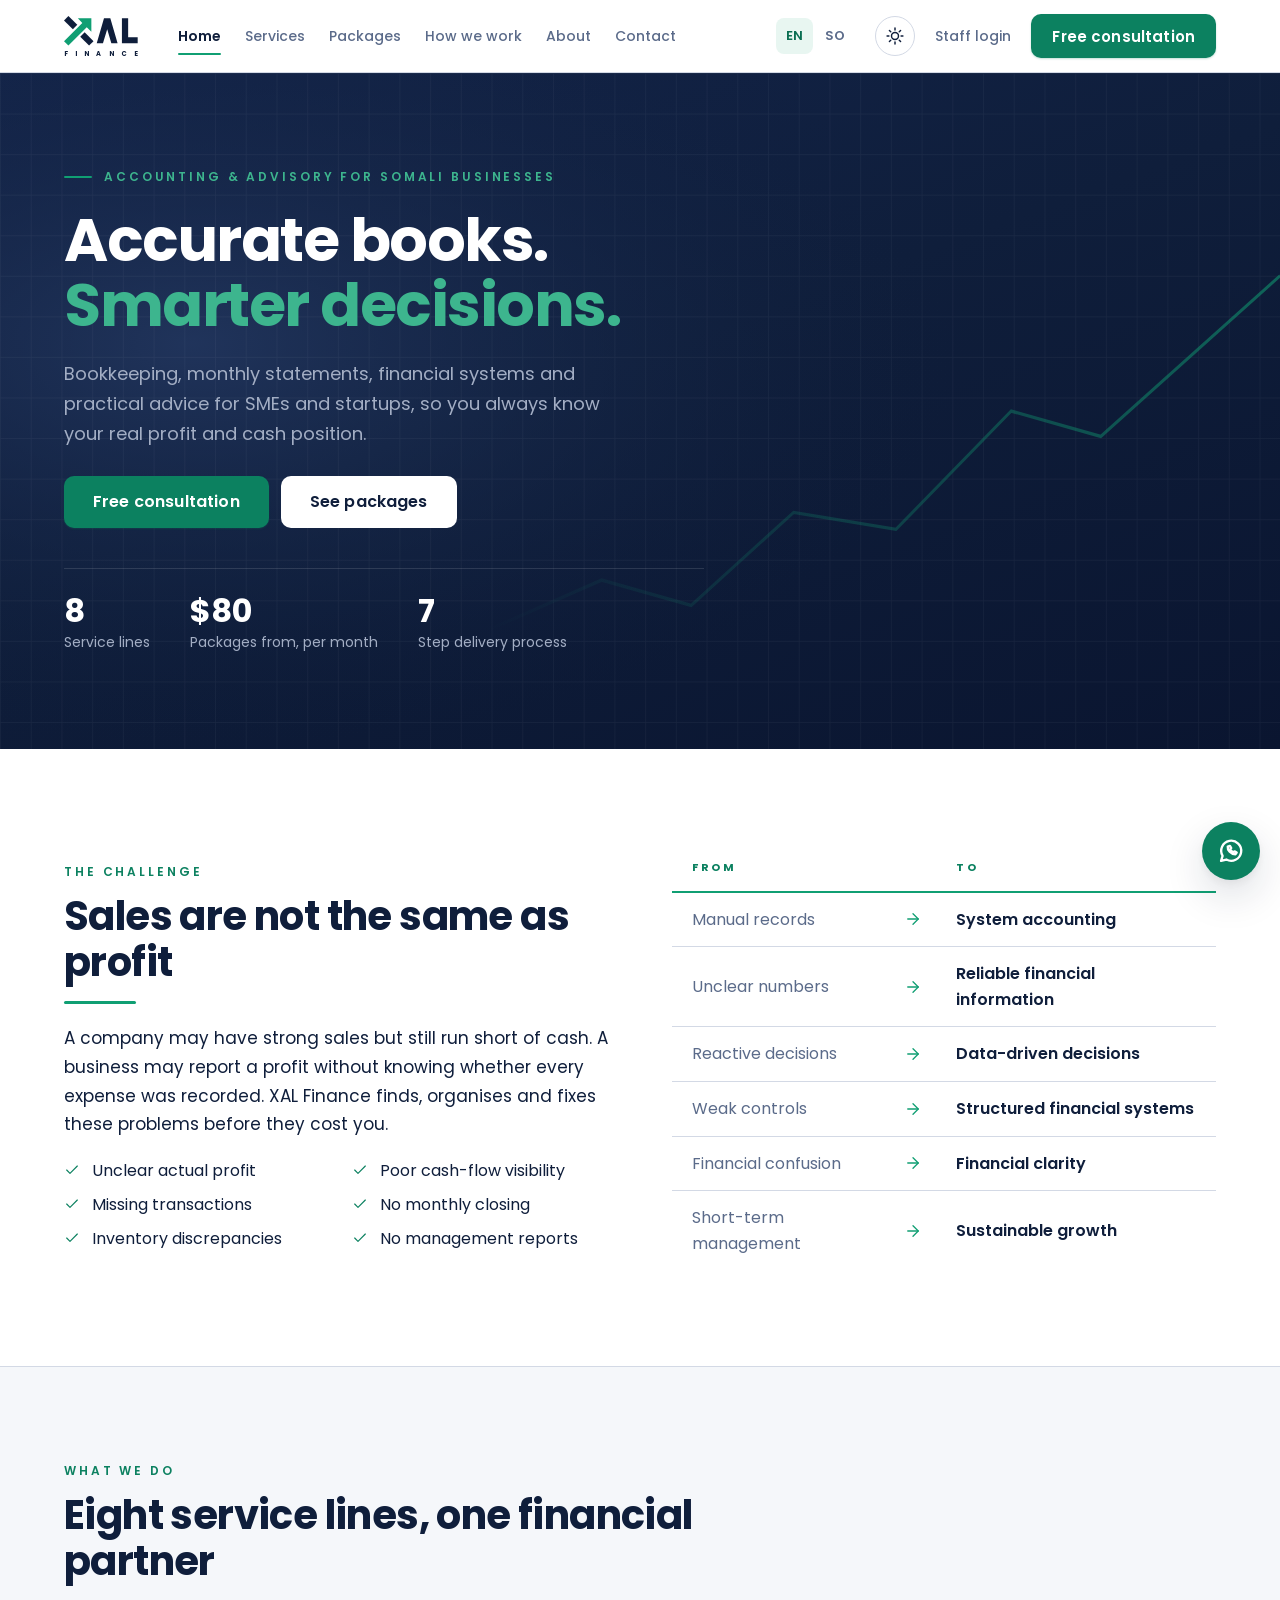
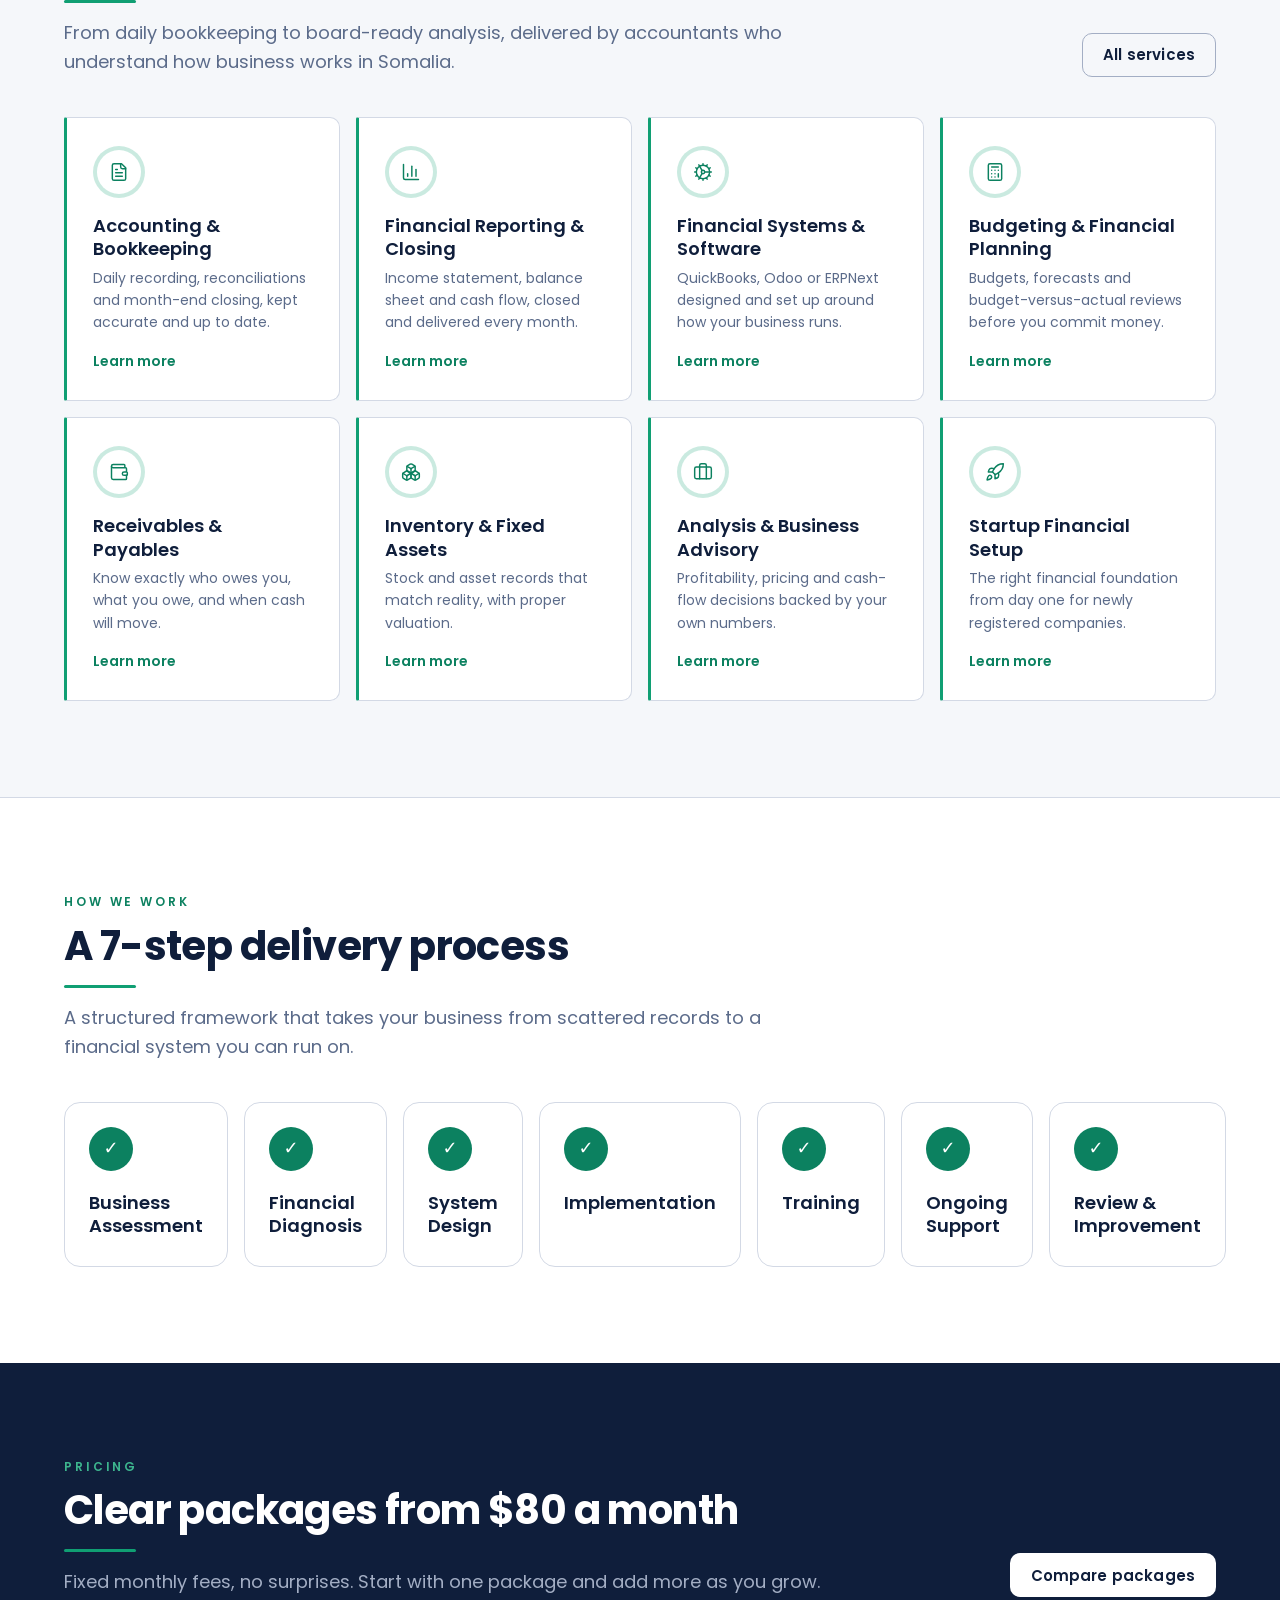
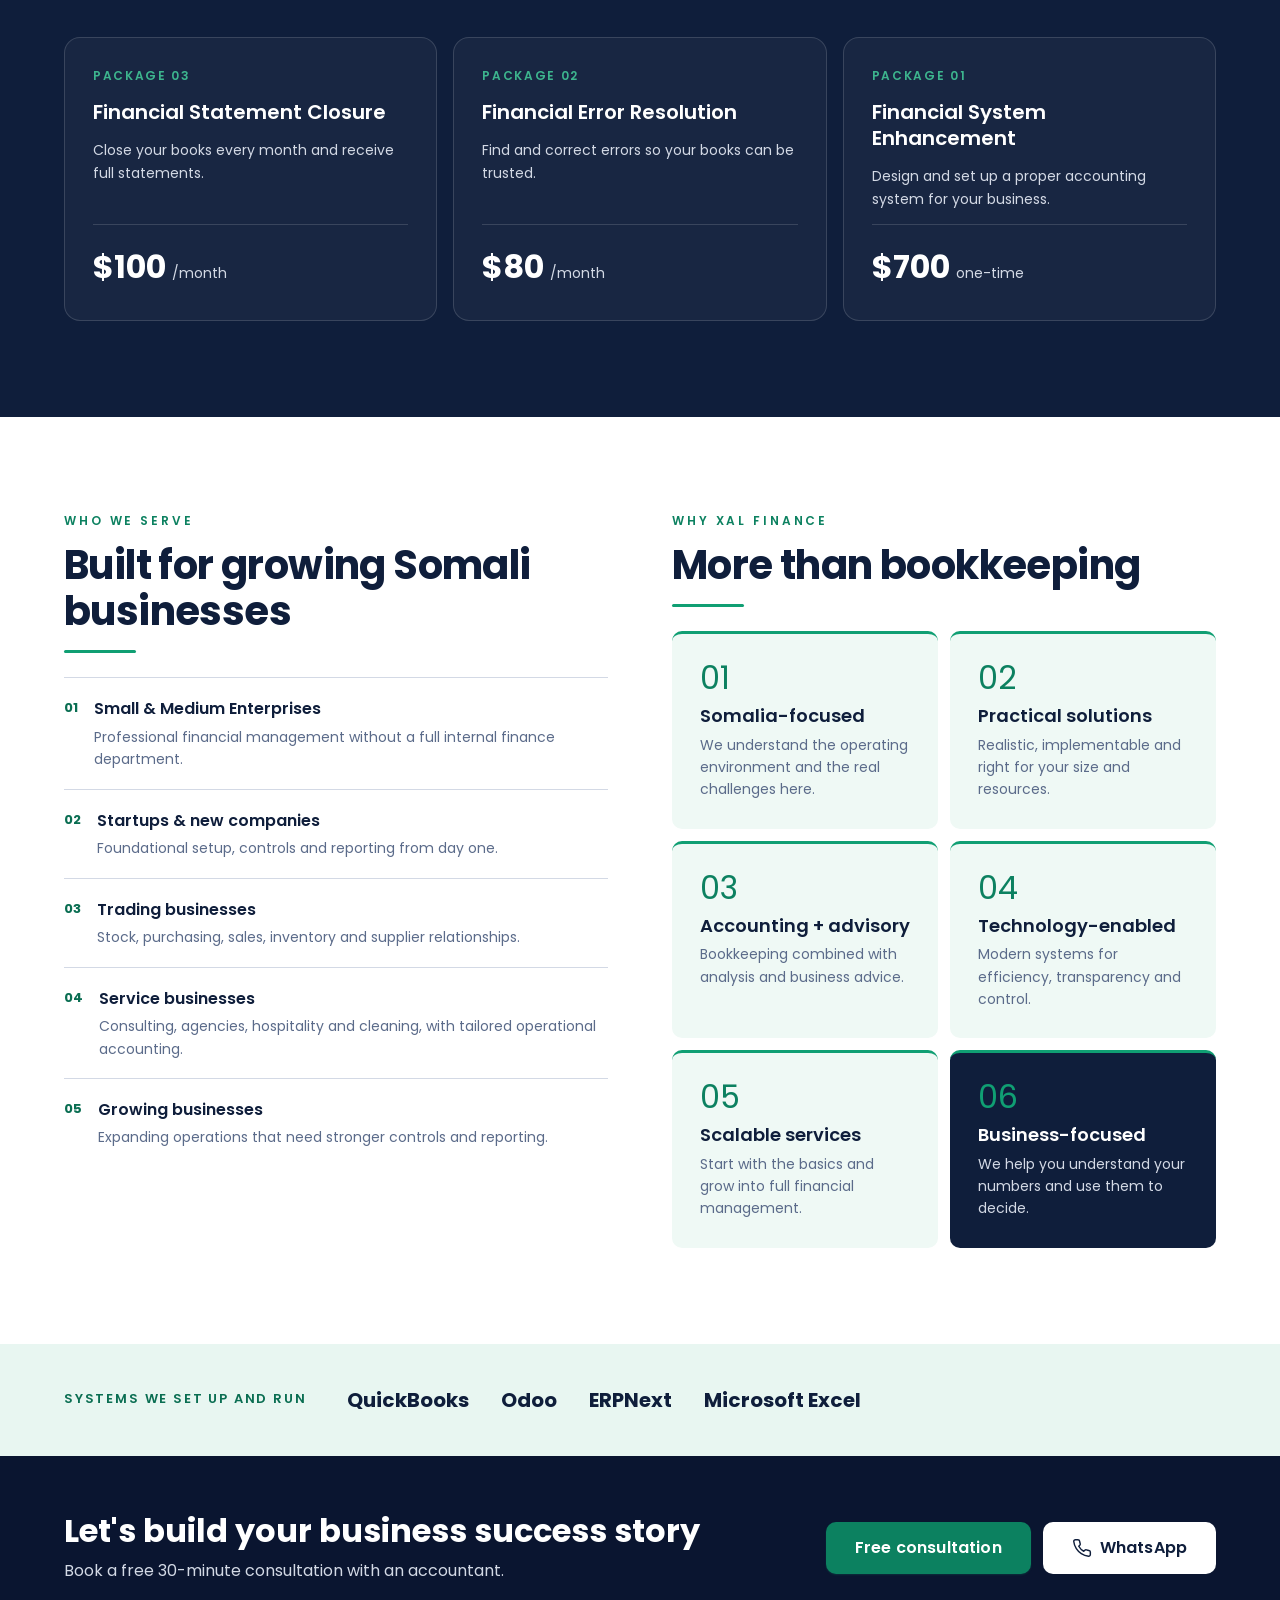
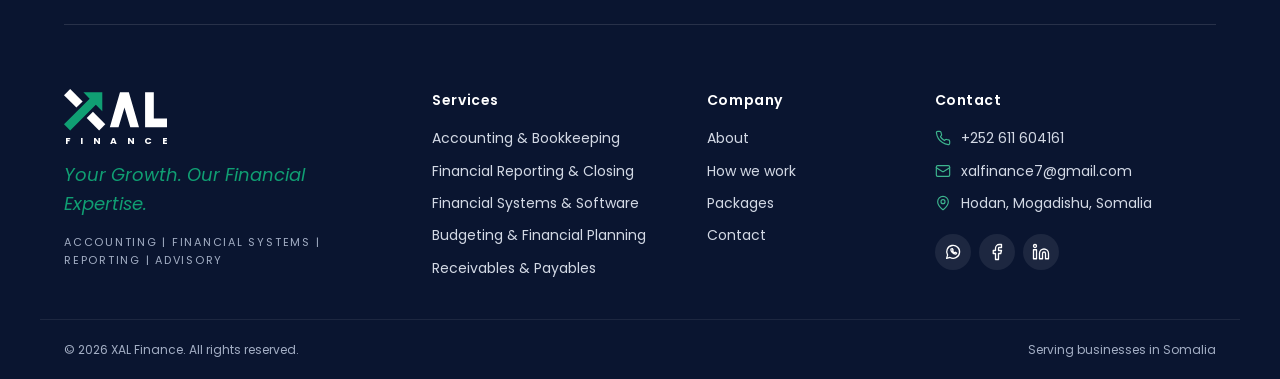
<file: classic/index.html>
<!doctype html>
<html lang="en">
<head>
  <meta charset="utf-8">
  <meta name="viewport" content="width=device-width, initial-scale=1">
  <title>XAL Finance | Accounting & advisory for Somali businesses</title>
  <meta name="description" content="Bookkeeping, monthly statements, financial systems and practical advice for SMEs and startups in Somalia.">
  <script type="module" crossorigin src="./assets/index-C_9wl7CZ.js"></script>
  <link rel="modulepreload" crossorigin href="./assets/Picker-Bg5NJfQo.js">
  <link rel="stylesheet" crossorigin href="./assets/Picker-D3aA-zhC.css">
</head>
<body>
  <div id="root"></div>
</body>
</html>
</file>
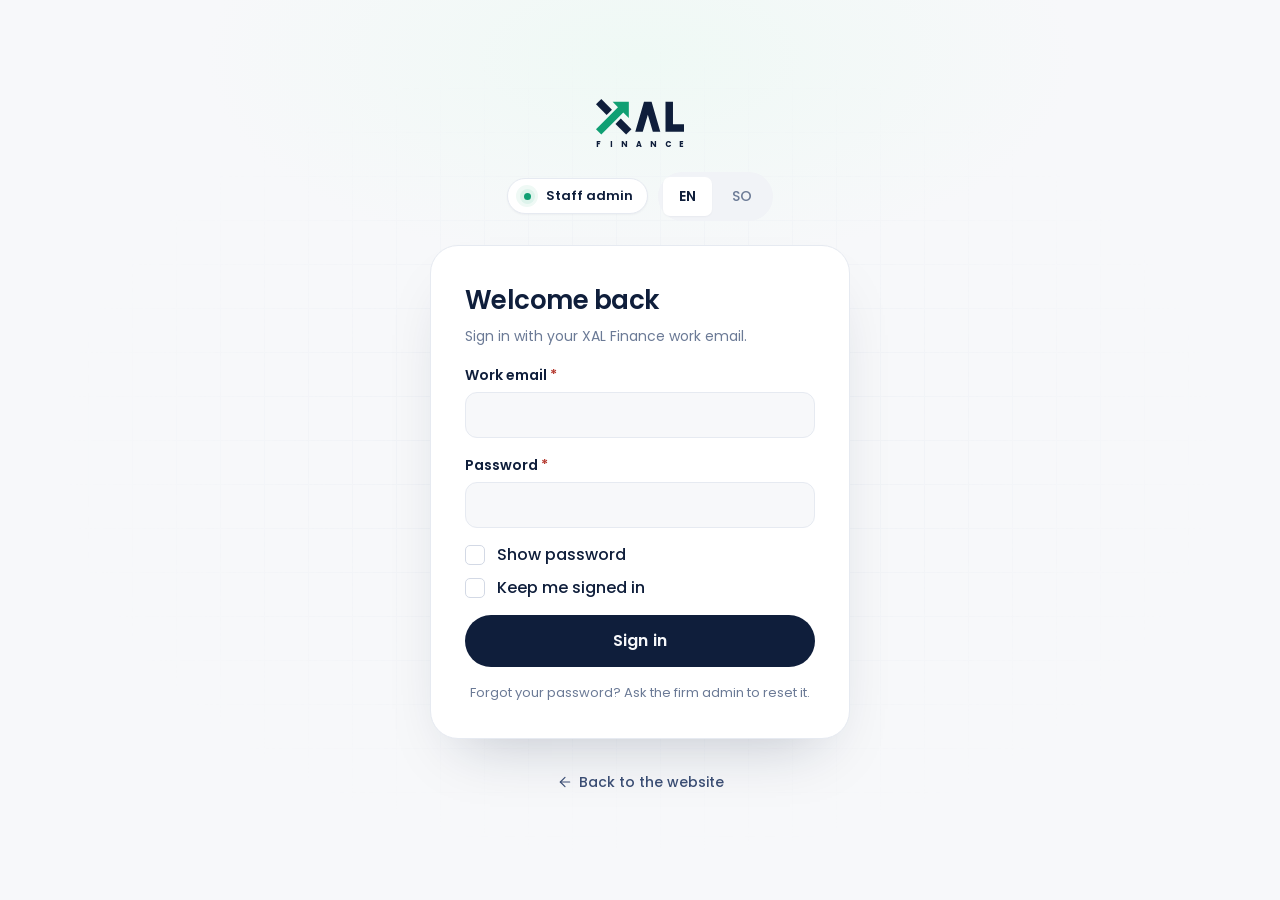
<file: admin.html>
<!doctype html>
<html lang="en">
<head>
  <meta charset="utf-8">
  <meta name="viewport" content="width=device-width, initial-scale=1">
  <meta name="robots" content="noindex">
  <title>XAL Finance Admin</title>
  <script type="module" crossorigin src="./assets/admin-C6OkTABQ.js"></script>
  <link rel="modulepreload" crossorigin href="./assets/modulepreload-polyfill-B5Qt9EMX.js">
  <link rel="stylesheet" crossorigin href="./assets/admin-DMyVNRVf.css">
</head>
<body>
  <div id="root"></div>
</body>
</html>
</file>
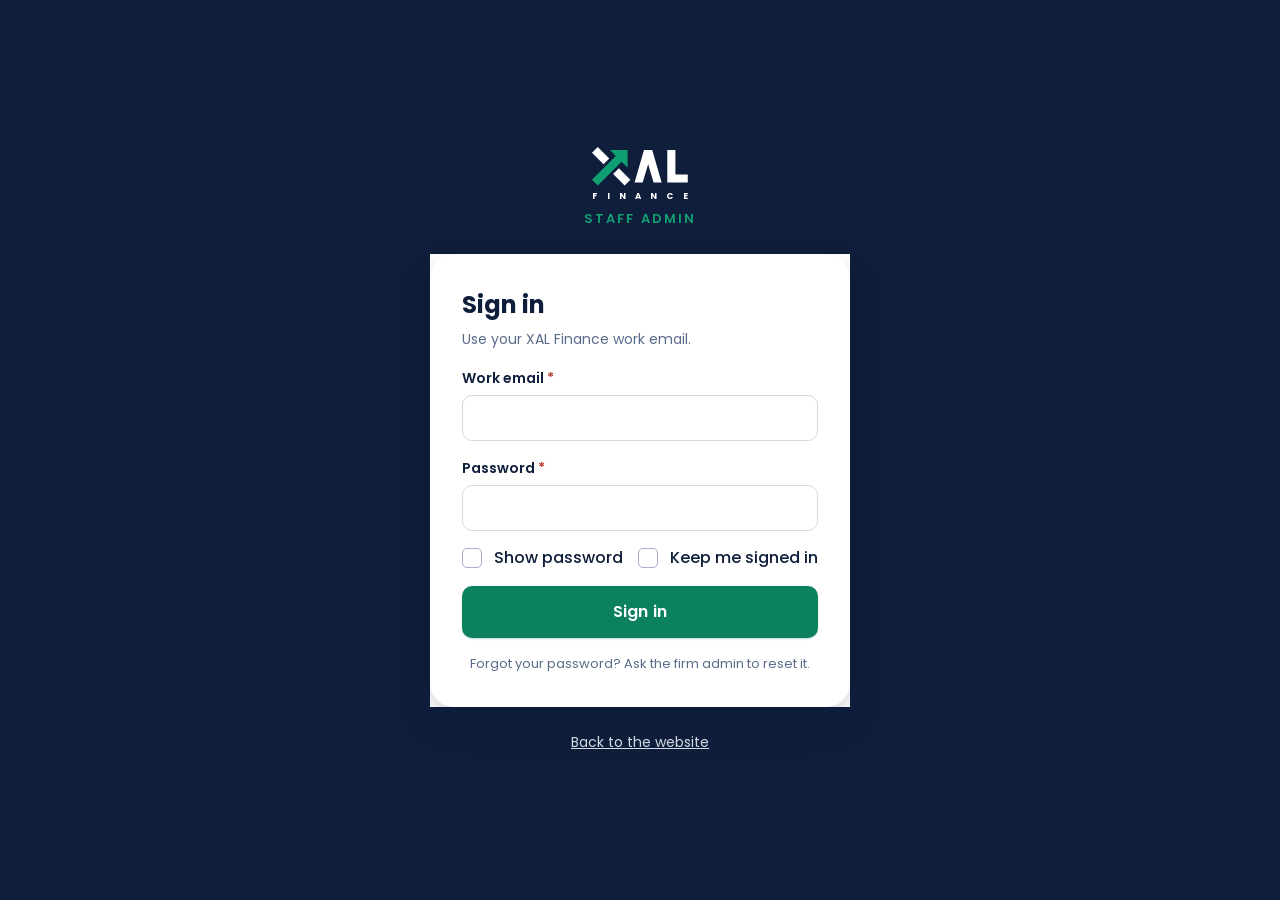
<file: classic/admin.html>
<!doctype html>
<html lang="en">
<head>
  <meta charset="utf-8">
  <meta name="viewport" content="width=device-width, initial-scale=1">
  <meta name="robots" content="noindex">
  <title>XAL Finance Admin</title>
  <script type="module" crossorigin src="./assets/admin-Dvb0UNra.js"></script>
  <link rel="modulepreload" crossorigin href="./assets/Picker-Bg5NJfQo.js">
  <link rel="stylesheet" crossorigin href="./assets/Picker-D3aA-zhC.css">
</head>
<body>
  <div id="root"></div>
</body>
</html>
</file>
<file: classic/assets/Picker-D3aA-zhC.css>
@font-face{font-family:Poppins;font-style:normal;font-weight:400;font-display:swap;src:url(./poppins-latin-400-normal-cpxAROuN.woff2) format("woff2")}@font-face{font-family:Poppins;font-style:italic;font-weight:400;font-display:swap;src:url(./poppins-latin-400-italic-B4GYq972.woff2) format("woff2")}@font-face{font-family:Poppins;font-style:normal;font-weight:500;font-display:swap;src:url(./poppins-latin-500-normal-C8OXljZJ.woff2) format("woff2")}@font-face{font-family:Poppins;font-style:italic;font-weight:500;font-display:swap;src:url(./poppins-latin-500-italic-o28Otv0U.woff2) format("woff2")}@font-face{font-family:Poppins;font-style:normal;font-weight:600;font-display:swap;src:url(./poppins-latin-600-normal-zEkxB9Mr.woff2) format("woff2")}@font-face{font-family:Poppins;font-style:italic;font-weight:600;font-display:swap;src:url(./poppins-latin-600-italic-CZ4wqKBi.woff2) format("woff2")}@font-face{font-family:Poppins;font-style:normal;font-weight:700;font-display:swap;src:url(./poppins-latin-700-normal-Qrb0O0WB.woff2) format("woff2")}@font-face{font-family:Poppins;font-style:italic;font-weight:700;font-display:swap;src:url(./poppins-latin-700-italic-RKf6esGj.woff2) format("woff2")}@font-face{font-family:Poppins;font-style:normal;font-weight:800;font-display:swap;src:url(./poppins-latin-800-normal-Bd8-pIP1.woff2) format("woff2")}@font-face{font-family:Poppins;font-style:italic;font-weight:800;font-display:swap;src:url(./poppins-latin-800-italic-B-yag6pl.woff2) format("woff2")}:root{--xal-navy-950: #070F22;--xal-navy-900: #0A1530;--xal-navy-800: #0F1E3B;--xal-navy-700: #172A4D;--xal-navy-600: #22365E;--xal-navy-500: #3A4D73;--xal-navy-400: #5B6B8A;--xal-navy-300: #A3AEC4;--xal-navy-200: #D3D9E5;--xal-navy-100: #E9EDF3;--xal-navy-50: #F5F7FA;--xal-green-800: #0A6E52;--xal-green-700: #0C8160;--xal-green-500: #109F73;--xal-green-400: #3DB58E;--xal-green-300: #7FD0B4;--xal-green-100: #DDF3EB;--xal-green-50: #EFF9F5;--xal-success: #0C8160;--xal-success-bg: #EFF9F5;--xal-warning: #A35F00;--xal-warning-bg: #FDF4E3;--xal-danger: #B4362C;--xal-danger-bg: #FBECEA;--xal-info: var(--xal-navy-600);--xal-info-bg: var(--xal-navy-50);--xal-white: #FFFFFF;--xal-chart-1: #109F73;--xal-chart-2: #0F1E3B;--xal-chart-3: #A3AEC4;--xal-chart-grid: #E9EDF3;--xal-chart-axis: #5B6B8A;--xal-bg: #FFFFFF;--xal-bg-subtle: var(--xal-navy-50);--xal-surface: #FFFFFF;--xal-surface-muted: var(--xal-navy-50);--xal-surface-tint: var(--xal-green-50);--xal-surface-inverse: var(--xal-navy-800);--xal-text: var(--xal-navy-800);--xal-text-muted: var(--xal-navy-400);--xal-text-subtle: var(--xal-navy-300);--xal-text-inverse: #FFFFFF;--xal-heading: var(--xal-navy-800);--xal-border: var(--xal-navy-200);--xal-border-strong: var(--xal-navy-300);--xal-primary: var(--xal-green-700);--xal-primary-hover: var(--xal-green-800);--xal-primary-soft: var(--xal-green-50);--xal-on-primary: #FFFFFF;--xal-brand: var(--xal-green-500);--xal-accent: var(--xal-green-500);--xal-accent-text: var(--xal-green-700);--xal-focus-ring: 0 0 0 3px rgba(16, 159, 115, .35);--xal-font-sans: "Poppins", ui-sans-serif, system-ui, -apple-system, "Segoe UI", Roboto, sans-serif;--xal-weight-regular: 400;--xal-weight-medium: 500;--xal-weight-semibold: 600;--xal-weight-bold: 700;--xal-weight-black: 800;--xal-text-xs: .75rem;--xal-text-sm: .875rem;--xal-text-md: 1rem;--xal-text-lg: 1.125rem;--xal-text-xl: 1.25rem;--xal-text-2xl: 1.5rem;--xal-text-3xl: 2rem;--xal-text-4xl: 2.5rem;--xal-text-5xl: 3.5rem;--xal-text-6xl: 4.5rem;--xal-leading-tight: 1.15;--xal-leading-snug: 1.3;--xal-leading-normal: 1.6;--xal-tracking-wide: .24em;--xal-tracking-brand: .6em;--xal-space-0: 0;--xal-space-1: 4px;--xal-space-2: 8px;--xal-space-3: 12px;--xal-space-4: 16px;--xal-space-5: 20px;--xal-space-6: 24px;--xal-space-8: 32px;--xal-space-10: 40px;--xal-space-12: 48px;--xal-space-16: 64px;--xal-space-20: 80px;--xal-space-24: 96px;--xal-radius-sm: 6px;--xal-radius-md: 10px;--xal-radius-lg: 16px;--xal-radius-xl: 24px;--xal-radius-pill: 999px;--xal-shadow-sm: 0 1px 2px rgba(15, 30, 59, .06), 0 1px 3px rgba(15, 30, 59, .08);--xal-shadow-md: 0 4px 12px rgba(15, 30, 59, .08), 0 2px 4px rgba(15, 30, 59, .05);--xal-shadow-lg: 0 16px 40px rgba(15, 30, 59, .14), 0 4px 10px rgba(15, 30, 59, .06);--xal-ease: cubic-bezier(.2, .7, .2, 1);--xal-duration: .16s;--xal-container: 1200px}[data-xal-theme=dark]{--xal-bg: var(--xal-navy-800);--xal-bg-subtle: var(--xal-navy-900);--xal-surface: var(--xal-navy-700);--xal-surface-muted: var(--xal-navy-900);--xal-surface-tint: var(--xal-navy-700);--xal-surface-inverse: #FFFFFF;--xal-text: #FFFFFF;--xal-text-muted: var(--xal-navy-300);--xal-text-subtle: var(--xal-navy-400);--xal-text-inverse: var(--xal-navy-800);--xal-heading: #FFFFFF;--xal-border: rgba(255, 255, 255, .12);--xal-border-strong: rgba(255, 255, 255, .24);--xal-primary-soft: rgba(16, 159, 115, .16);--xal-on-primary: #FFFFFF;--xal-accent-text: var(--xal-green-400);--xal-chart-1: #1EA478;--xal-chart-2: #D3D9E5;--xal-chart-3: #5B6B8A;--xal-chart-grid: rgba(255, 255, 255, .08);--xal-chart-axis: var(--xal-navy-300);--xal-success-bg: rgba(16, 159, 115, .16);--xal-warning-bg: rgba(227, 160, 40, .16);--xal-danger-bg: rgba(220, 80, 70, .16);--xal-info-bg: rgba(255, 255, 255, .08)}[data-xal-theme=light]{--xal-bg: #FFFFFF;--xal-bg-subtle: var(--xal-navy-50);--xal-surface: #FFFFFF;--xal-surface-muted: var(--xal-navy-50);--xal-surface-tint: var(--xal-green-50);--xal-surface-inverse: var(--xal-navy-800);--xal-text: var(--xal-navy-800);--xal-text-muted: var(--xal-navy-400);--xal-text-subtle: var(--xal-navy-300);--xal-text-inverse: #FFFFFF;--xal-heading: var(--xal-navy-800);--xal-border: var(--xal-navy-200);--xal-border-strong: var(--xal-navy-300);--xal-primary: var(--xal-green-700);--xal-primary-hover: var(--xal-green-800);--xal-primary-soft: var(--xal-green-50);--xal-on-primary: #FFFFFF;--xal-brand: var(--xal-green-500);--xal-accent: var(--xal-green-500);--xal-accent-text: var(--xal-green-700);--xal-focus-ring: 0 0 0 3px rgba(16, 159, 115, .35);--xal-chart-1: #109F73;--xal-chart-2: #0F1E3B;--xal-chart-3: #A3AEC4;--xal-chart-grid: #E9EDF3;--xal-chart-axis: #5B6B8A;--xal-success-bg: #EFF9F5;--xal-warning-bg: #FDF4E3;--xal-danger-bg: #FBECEA;--xal-info-bg: #EAF1FA}.xal-root{font-family:var(--xal-font-sans);color:var(--xal-text);background:var(--xal-bg);font-size:var(--xal-text-md);line-height:var(--xal-leading-normal);-webkit-font-smoothing:antialiased;-moz-osx-font-smoothing:grayscale}.xal-root *,.xal-root *:before,.xal-root *:after{box-sizing:border-box}[class^=xal-],[class*=" xal-"]{box-sizing:border-box}[data-xal-theme]{color:var(--xal-text);font-family:var(--xal-font-sans)}.xal-num{font-variant-numeric:tabular-nums;font-feature-settings:"tnum" 1}.xal-upper{text-transform:uppercase}.xal-italic{font-style:italic}.xal-logo{display:inline-block;flex-shrink:0}.xal-heading{margin:0;font-family:var(--xal-font-sans);color:var(--xal-heading);line-height:var(--xal-leading-tight);letter-spacing:-.01em;text-wrap:balance}.xal-heading--display{font-size:clamp(2.5rem,5vw,var(--xal-text-5xl));letter-spacing:-.02em}.xal-heading--xl{font-size:clamp(2rem,4vw,var(--xal-text-4xl));letter-spacing:-.015em}.xal-heading--lg{font-size:var(--xal-text-3xl)}.xal-heading--md{font-size:var(--xal-text-2xl);line-height:var(--xal-leading-snug)}.xal-heading--sm{font-size:var(--xal-text-xl);line-height:var(--xal-leading-snug)}.xal-heading--xs{font-size:var(--xal-text-lg);line-height:var(--xal-leading-snug)}.xal-weight--light{font-weight:300}.xal-weight--regular{font-weight:var(--xal-weight-regular)}.xal-weight--medium{font-weight:var(--xal-weight-medium)}.xal-weight--semibold{font-weight:var(--xal-weight-semibold)}.xal-weight--bold{font-weight:var(--xal-weight-bold)}.xal-weight--black{font-weight:var(--xal-weight-black)}.xal-tone--inverse,.xal-text.xal-tone--inverse{color:#fff}.xal-tone--brand{color:var(--xal-brand)}.xal-tone--muted{color:var(--xal-text-muted)}.xal-text.xal-tone--default{color:var(--xal-text)}.xal-highlight--brand{color:var(--xal-brand)}.xal-text{margin:0;font-family:var(--xal-font-sans);text-wrap:pretty}.xal-text--lg{font-size:var(--xal-text-lg);line-height:1.65}.xal-text--md{font-size:var(--xal-text-md);line-height:var(--xal-leading-normal)}.xal-text--sm{font-size:var(--xal-text-sm);line-height:1.55}.xal-text--xs{font-size:var(--xal-text-xs);line-height:1.5}.xal-eyebrow{display:flex;align-items:center;gap:12px;font-family:var(--xal-font-sans);font-weight:var(--xal-weight-semibold);text-transform:uppercase;letter-spacing:var(--xal-tracking-wide);line-height:1.4}.xal-eyebrow--sm{font-size:11px}.xal-eyebrow--md{font-size:var(--xal-text-xs)}.xal-eyebrow--lg{font-size:var(--xal-text-sm)}.xal-eyebrow--brand{color:var(--xal-accent-text)}.xal-eyebrow--muted{color:var(--xal-text-muted)}.xal-eyebrow--inverse{color:#fff}.xal-eyebrow--center{justify-content:center;text-align:center}.xal-eyebrow--rule-before:before,.xal-eyebrow--rule-both:before,.xal-eyebrow--rule-both:after{content:"";width:28px;height:2px;background:currentColor;border-radius:2px;flex-shrink:0}.xal-eyebrow--rule-before:before,.xal-eyebrow--rule-both:before,.xal-eyebrow--rule-both:after{background:var(--xal-brand)}.xal-section-header{display:flex;flex-direction:column;gap:var(--xal-space-3);max-width:760px}.xal-section-header--center{align-items:center;text-align:center;margin-inline:auto}.xal-section-header__title{margin:0;display:flex;align-items:baseline;gap:16px;color:var(--xal-heading);font-weight:700;line-height:1.15;letter-spacing:-.015em}.xal-section-header--lg .xal-section-header__title{font-size:var(--xal-text-4xl)}.xal-section-header--md .xal-section-header__title{font-size:var(--xal-text-2xl)}.xal-section-header__num{color:var(--xal-accent);font-weight:300;font-size:1.15em;letter-spacing:-.02em;font-variant-numeric:tabular-nums}.xal-section-header__rule{width:72px;height:3px;background:var(--xal-accent);border-radius:2px;margin-top:4px}.xal-section-header__desc{margin:4px 0 0;color:var(--xal-text-muted);font-size:var(--xal-text-lg);line-height:1.6;text-wrap:pretty}.xal-quote{margin:0;font-family:var(--xal-font-sans)}.xal-quote blockquote{margin:0;font-style:italic}.xal-quote figcaption{margin-top:12px;font-size:var(--xal-text-sm);color:var(--xal-text-muted);font-weight:500}.xal-quote--callout{border-left:4px solid var(--xal-accent);padding:4px 0 4px 20px}.xal-quote--callout blockquote{font-size:var(--xal-text-xl);line-height:1.5;color:var(--xal-heading);font-weight:400}.xal-quote--tagline{text-align:center}.xal-quote--tagline blockquote{font-size:var(--xal-text-2xl);color:var(--xal-accent-text);font-weight:500}.xal-quote--panel{background:var(--xal-navy-800);color:#fff;padding:32px 36px;border-radius:var(--xal-radius-md)}.xal-quote--panel blockquote{font-size:var(--xal-text-2xl);line-height:1.5;font-style:normal;font-weight:400}.xal-quote--panel blockquote em,.xal-quote--panel blockquote i{color:var(--xal-green-500)}.xal-quote--panel figcaption{color:var(--xal-green-300)}.xal-btn{--_h: 44px;--_px: 20px;--_fs: 15px;display:inline-flex;align-items:center;justify-content:center;gap:8px;height:var(--_h);padding:0 var(--_px);font-family:var(--xal-font-sans);font-size:var(--_fs);font-weight:600;line-height:1;letter-spacing:.01em;border-radius:var(--xal-radius-md);border:1.5px solid transparent;cursor:pointer;text-decoration:none;white-space:nowrap;transition:background var(--xal-duration) var(--xal-ease),border-color var(--xal-duration) var(--xal-ease),color var(--xal-duration) var(--xal-ease),transform var(--xal-duration) var(--xal-ease),box-shadow var(--xal-duration) var(--xal-ease)}.xal-btn:focus-visible{outline:none;box-shadow:var(--xal-focus-ring)}.xal-btn:active:not(:disabled){transform:translateY(1px)}.xal-btn:disabled{opacity:.5;cursor:not-allowed}.xal-btn--sm{--_h: 36px;--_px: 14px;--_fs: 14px;border-radius:var(--xal-radius-sm)}.xal-btn--lg{--_h: 52px;--_px: 28px;--_fs: 16px}.xal-btn--block{width:100%}.xal-btn--primary{background:var(--xal-primary);color:var(--xal-on-primary);box-shadow:0 1px 2px #0c816040}.xal-btn--primary:hover:not(:disabled){background:var(--xal-primary-hover)}.xal-btn--secondary{background:var(--xal-navy-800);color:#fff}.xal-btn--secondary:hover:not(:disabled){background:var(--xal-navy-700)}.xal-btn--outline{background:transparent;color:var(--xal-text);border-color:var(--xal-border-strong)}.xal-btn--outline:hover:not(:disabled){border-color:var(--xal-text);background:var(--xal-bg-subtle)}.xal-btn--ghost{background:transparent;color:var(--xal-primary)}.xal-btn--ghost:hover:not(:disabled){background:var(--xal-primary-soft)}.xal-btn--inverse{background:#fff;color:var(--xal-navy-800)}.xal-btn--inverse:hover:not(:disabled){background:var(--xal-navy-100)}.xal-spinner{width:16px;height:16px;border-radius:50%;border:2px solid currentColor;border-right-color:transparent;animation:xal-spin .7s linear infinite}@keyframes xal-spin{to{transform:rotate(360deg)}}.xal-icon-badge{display:inline-flex;align-items:center;justify-content:center;flex-shrink:0}.xal-icon-badge--circle{border-radius:50%}.xal-icon-badge--square{border-radius:var(--xal-radius-md)}.xal-icon-badge--sm{width:32px;height:32px}.xal-icon-badge--md{width:44px;height:44px}.xal-icon-badge--lg{width:64px;height:64px}.xal-icon-badge--ring{background:#fff;color:var(--xal-green-700);box-shadow:0 0 0 4px #109f7338}.xal-icon-badge--soft{background:var(--xal-primary-soft);color:var(--xal-primary)}.xal-icon-badge--navy{background:var(--xal-navy-800);color:#fff}.xal-icon-badge--green{background:var(--xal-green-700);color:#fff}.xal-badge{display:inline-flex;align-items:center;gap:6px;height:24px;padding:0 10px;font-family:var(--xal-font-sans);font-size:12px;font-weight:600;line-height:1;border-radius:var(--xal-radius-pill);border:1px solid transparent;white-space:nowrap}.xal-badge--caps{text-transform:uppercase;letter-spacing:.14em;font-size:11px}.xal-badge__dot{width:6px;height:6px;border-radius:50%;background:currentColor}.xal-badge--soft.xal-badge--neutral{background:var(--xal-navy-100);color:var(--xal-navy-600)}.xal-badge--soft.xal-badge--brand{background:var(--xal-green-50);color:var(--xal-green-800)}.xal-badge--soft.xal-badge--navy{background:var(--xal-navy-100);color:var(--xal-navy-800)}.xal-badge--soft.xal-badge--success{background:var(--xal-success-bg);color:var(--xal-success)}.xal-badge--soft.xal-badge--warning{background:var(--xal-warning-bg);color:var(--xal-warning)}.xal-badge--soft.xal-badge--danger{background:var(--xal-danger-bg);color:var(--xal-danger)}.xal-badge--soft.xal-badge--info{background:var(--xal-info-bg);color:var(--xal-info)}.xal-badge--solid.xal-badge--neutral{background:var(--xal-navy-400);color:#fff}.xal-badge--solid.xal-badge--brand,.xal-badge--solid.xal-badge--success{background:var(--xal-green-700);color:#fff}.xal-badge--solid.xal-badge--navy{background:var(--xal-navy-800);color:#fff}.xal-badge--solid.xal-badge--warning{background:var(--xal-warning);color:#fff}.xal-badge--solid.xal-badge--danger{background:var(--xal-danger);color:#fff}.xal-badge--solid.xal-badge--info{background:var(--xal-info);color:#fff}.xal-badge--outline{background:transparent;border-color:currentColor}.xal-badge--outline.xal-badge--neutral{color:var(--xal-text-muted)}.xal-badge--outline.xal-badge--brand,.xal-badge--outline.xal-badge--success{color:var(--xal-primary)}.xal-badge--outline.xal-badge--navy{color:var(--xal-text)}.xal-badge--outline.xal-badge--warning{color:var(--xal-warning)}.xal-badge--outline.xal-badge--danger{color:var(--xal-danger)}.xal-badge--outline.xal-badge--info{color:var(--xal-info)}.xal-card{position:relative;border-radius:var(--xal-radius-lg);border:1px solid var(--xal-border);background:var(--xal-surface);color:var(--xal-text);overflow:hidden}.xal-card--muted{background:var(--xal-surface-muted);border-color:transparent}.xal-card--tint{background:var(--xal-green-50);border-color:transparent;color:var(--xal-navy-800)}.xal-card--navy{background:var(--xal-navy-800);border-color:transparent;color:#fff}.xal-card--outline{background:transparent}.xal-card--p-none{padding:0}.xal-card--p-sm{padding:var(--xal-space-4)}.xal-card--p-md{padding:var(--xal-space-6)}.xal-card--p-lg{padding:var(--xal-space-8)}.xal-card--elevated{box-shadow:var(--xal-shadow-md);border-color:transparent}.xal-card--interactive{cursor:pointer;transition:border-color var(--xal-duration) var(--xal-ease)}.xal-card--interactive:hover{border-color:var(--xal-green-500)}.xal-card--accent-brand{border-top:4px solid var(--xal-green-500)}.xal-service{display:flex;gap:16px;color:var(--xal-text)}.xal-service--card{flex-direction:column;padding:28px 28px 28px 26px;border-radius:2px var(--xal-radius-md) var(--xal-radius-md) 2px;background:var(--xal-surface);border:1px solid var(--xal-border);border-left:3px solid var(--xal-green-500);transition:border-color var(--xal-duration)}.xal-service--card:hover{border-color:var(--xal-green-500)}.xal-service--card .xal-icon-badge{margin:4px 0 4px 4px}.xal-service--inline{align-items:center;gap:18px}.xal-service__body{display:flex;flex-direction:column;gap:6px}.xal-service__title{margin:0;font-size:var(--xal-text-lg);font-weight:600;line-height:1.3;color:var(--xal-heading)}.xal-service--inline .xal-service__title{font-size:var(--xal-text-xl)}.xal-service__desc{margin:0;font-size:var(--xal-text-sm);line-height:1.6;color:var(--xal-text-muted)}.xal-service__items{margin:6px 0 0;padding:0;list-style:none;display:flex;flex-direction:column;gap:6px;font-size:var(--xal-text-sm)}.xal-service__items li{display:flex;gap:10px;align-items:baseline}.xal-service__items li:before{content:"";width:6px;height:6px;transform:translateY(-2px) rotate(45deg);background:var(--xal-accent);flex-shrink:0}.xal-service__link{display:inline-flex;align-items:center;gap:6px;margin-top:10px;font-size:var(--xal-text-sm);font-weight:600;color:var(--xal-primary);text-decoration:none}.xal-service__link:hover{text-decoration:underline;text-underline-offset:3px}.xal-features{color:var(--xal-text)}.xal-features--panel-tint{background:var(--xal-green-50);color:var(--xal-navy-800);padding:28px 32px;border-radius:var(--xal-radius-md)}.xal-features--panel-navy{background:var(--xal-navy-800);padding:28px 32px;border-radius:var(--xal-radius-md)}.xal-features__title{margin-bottom:14px}.xal-features--panel-tint .xal-eyebrow--brand{color:var(--xal-green-800)}.xal-features__list{margin:0;padding:0;list-style:none;display:grid;gap:10px 32px;font-size:var(--xal-text-md);line-height:1.5}.xal-features__list--cols-1{grid-template-columns:1fr}.xal-features__list--cols-2{grid-template-columns:repeat(2,minmax(0,1fr))}.xal-features__list--cols-3{grid-template-columns:repeat(3,minmax(0,1fr))}.xal-features__list li{display:flex;align-items:baseline;gap:12px}.xal-features__list--diamond li:before{content:"";width:7px;height:7px;background:var(--xal-green-500);transform:translateY(-2px) rotate(45deg);flex-shrink:0}.xal-features__list--dot li:before{content:"";width:7px;height:7px;border-radius:50%;background:var(--xal-green-500);transform:translateY(-2px);flex-shrink:0}.xal-features__list--check li{align-items:flex-start}.xal-features__check{color:var(--xal-primary);margin-top:3px}.xal-numcard{display:flex;color:var(--xal-text)}.xal-numcard--block{border:1px solid var(--xal-border);border-radius:var(--xal-radius-md);overflow:hidden;background:var(--xal-surface)}.xal-numcard--block .xal-numcard__num{flex:0 0 88px;display:flex;align-items:center;justify-content:center;background:var(--xal-navy-800);color:var(--xal-green-500);font-size:var(--xal-text-2xl);font-weight:700;font-variant-numeric:tabular-nums}.xal-numcard--block .xal-numcard__body{padding:22px 26px}.xal-numcard--block.xal-numcard--featured{border-color:transparent;background:var(--xal-navy-800)}.xal-numcard--block.xal-numcard--featured .xal-numcard__num{background:var(--xal-green-500);color:var(--xal-navy-800)}.xal-numcard--block.xal-numcard--featured .xal-numcard__title{color:#fff}.xal-numcard--block.xal-numcard--featured .xal-numcard__desc{color:var(--xal-navy-200)}.xal-numcard--top{flex-direction:column;gap:10px;padding:28px;background:var(--xal-green-50);border-radius:var(--xal-radius-md);border-top:3px solid var(--xal-green-500)}.xal-numcard--top .xal-numcard__num{font-size:var(--xal-text-3xl);font-weight:300;color:var(--xal-green-700);line-height:1;font-variant-numeric:tabular-nums}.xal-numcard--top.xal-numcard--featured{background:var(--xal-navy-800)}.xal-numcard--top.xal-numcard--featured .xal-numcard__num{color:var(--xal-green-500)}.xal-numcard--top.xal-numcard--featured .xal-numcard__title{color:#fff}.xal-numcard--top.xal-numcard--featured .xal-numcard__desc{color:var(--xal-navy-200)}.xal-numcard__title{margin:0 0 6px;font-size:var(--xal-text-lg);font-weight:600;color:var(--xal-heading);line-height:1.3}.xal-numcard__desc{margin:0;font-size:var(--xal-text-sm);line-height:1.6;color:var(--xal-text-muted)}.xal-steps{list-style:none;margin:0;padding:0;display:flex;color:var(--xal-text)}.xal-steps--vertical{flex-direction:column}.xal-steps--vertical .xal-steps__item{display:flex;gap:20px;position:relative;padding-bottom:24px}.xal-steps--vertical .xal-steps__item:not(:last-child):after{content:"";position:absolute;left:21px;top:48px;bottom:4px;width:2px;background:var(--xal-border)}.xal-steps--horizontal{gap:16px}.xal-steps--horizontal .xal-steps__item{flex:1 1 0;display:flex;flex-direction:column;gap:14px;position:relative;padding:24px;border:1px solid var(--xal-border);border-radius:var(--xal-radius-lg);background:var(--xal-surface)}.xal-steps__num{width:44px;height:44px;flex-shrink:0;border-radius:50%;display:inline-flex;align-items:center;justify-content:center;background:var(--xal-navy-800);color:var(--xal-green-500);font-weight:700;font-size:var(--xal-text-lg);font-variant-numeric:tabular-nums}.xal-steps__item--done .xal-steps__num{background:var(--xal-green-700);color:#fff}.xal-steps__item--current .xal-steps__num{background:#fff;color:var(--xal-green-700);box-shadow:0 0 0 2px var(--xal-green-500),0 0 0 6px #109f732e}.xal-steps__item--todo .xal-steps__num{background:var(--xal-navy-100);color:var(--xal-navy-400)}.xal-steps__item--done:after{background:var(--xal-green-500)!important}.xal-steps__body{padding-top:6px}.xal-steps__title{margin:0 0 4px;font-size:var(--xal-text-lg);font-weight:600;color:var(--xal-heading);line-height:1.3}.xal-steps__item--todo .xal-steps__title{color:var(--xal-text-muted)}.xal-steps__desc{margin:0;font-size:var(--xal-text-sm);line-height:1.6;color:var(--xal-text-muted)}.xal-transform{font-family:var(--xal-font-sans);color:var(--xal-text);border-radius:var(--xal-radius-md);overflow:hidden}.xal-transform--dark{background:var(--xal-navy-800)}.xal-transform__head,.xal-transform__row{display:grid;grid-template-columns:1fr 40px 1.2fr;align-items:center;gap:12px;padding:14px 20px}.xal-transform__head{font-size:11px;font-weight:700;letter-spacing:var(--xal-tracking-wide);text-transform:uppercase;color:var(--xal-accent-text);border-bottom:2px solid var(--xal-green-500)}.xal-transform__row{border-bottom:1px solid var(--xal-border)}.xal-transform__row:last-child{border-bottom:none}.xal-transform__from{color:var(--xal-text-muted)}.xal-transform__arrow{color:var(--xal-green-500)}.xal-transform__to{font-weight:600;color:var(--xal-heading)}.xal-package{display:flex;flex-direction:column;border-radius:var(--xal-radius-xl);border:1px solid var(--xal-border);background:var(--xal-surface);overflow:hidden;box-shadow:var(--xal-shadow-sm);color:var(--xal-text)}.xal-package--featured{border:2px solid var(--xal-green-500);box-shadow:var(--xal-shadow-lg)}.xal-package__top{flex:1;padding:28px 24px 20px;display:flex;flex-direction:column}.xal-package__labels{display:flex;gap:8px;justify-content:center;margin-bottom:16px}.xal-package__title{margin:0;text-align:center;font-size:var(--xal-text-xl);font-weight:800;text-transform:uppercase;letter-spacing:.01em;line-height:1.2;color:var(--xal-heading)}.xal-package__tagline{margin:10px 0 0;text-align:center;font-style:italic;color:var(--xal-text-muted);font-size:var(--xal-text-sm);line-height:1.5}.xal-package__cols{margin-top:20px;display:flex;justify-content:space-between;padding-bottom:10px;border-bottom:1px solid var(--xal-border);font-size:10px;letter-spacing:.16em;text-transform:uppercase;color:var(--xal-text-muted);font-weight:600}.xal-package__cols strong{color:var(--xal-heading)}.xal-package__services{list-style:none;margin:0;padding:0}.xal-package__services li{display:flex;justify-content:space-between;gap:12px;padding:12px 0;border-bottom:1px dashed var(--xal-border)}.xal-package__services li>div{display:flex;flex-direction:column;gap:2px}.xal-package__svc{font-size:var(--xal-text-sm);font-weight:500;display:flex;gap:10px;align-items:baseline}.xal-package__svc:before{content:"";width:6px;height:6px;border-radius:50%;background:var(--xal-green-500);transform:translateY(-2px);flex-shrink:0}.xal-package__detail{font-size:12px;color:var(--xal-text-muted);padding-left:16px}.xal-package__price{font-weight:700;font-size:var(--xal-text-md);color:var(--xal-heading);white-space:nowrap}.xal-package__price small{font-weight:500;font-size:11px;color:var(--xal-text-muted)}.xal-package__separate{margin-top:auto;padding-top:16px;display:flex;justify-content:space-between;font-size:12px;color:var(--xal-text-muted)}.xal-package__foot{background:var(--xal-navy-800);padding:20px 24px 24px;display:flex;flex-direction:column;gap:14px}.xal-package__foot-row{display:flex;justify-content:space-between;align-items:center}.xal-package__total{display:flex;align-items:baseline;gap:8px;color:#fff}.xal-package__total span{font-size:44px;font-weight:800;line-height:1;letter-spacing:-.02em}.xal-package__total small{font-size:var(--xal-text-sm);color:var(--xal-navy-300)}.xal-testimonial{margin:0;position:relative;padding:32px;border-radius:var(--xal-radius-lg);background:var(--xal-surface);border:1px solid var(--xal-border);color:var(--xal-text)}.xal-testimonial--dark{background:var(--xal-navy-800);border-color:transparent}.xal-testimonial__mark{display:block;height:36px;font-size:72px;line-height:1;color:var(--xal-green-500);font-family:Georgia,serif}.xal-testimonial blockquote{margin:0 0 24px;font-size:var(--xal-text-lg);line-height:1.6;color:var(--xal-heading)}.xal-testimonial figcaption{display:flex;gap:12px;align-items:center}.xal-testimonial figcaption div{display:flex;flex-direction:column}.xal-testimonial figcaption strong{font-weight:600;color:var(--xal-heading)}.xal-testimonial figcaption div span{font-size:var(--xal-text-sm);color:var(--xal-text-muted)}.xal-avatar{display:inline-flex;align-items:center;justify-content:center;border-radius:50%;overflow:hidden;flex-shrink:0;font-weight:600;letter-spacing:.02em}.xal-avatar img{width:100%;height:100%;object-fit:cover}.xal-avatar--sm{width:28px;height:28px;font-size:11px}.xal-avatar--md{width:40px;height:40px;font-size:14px}.xal-avatar--lg{width:56px;height:56px;font-size:18px}.xal-avatar--xl{width:80px;height:80px;font-size:26px}.xal-avatar--navy{background:var(--xal-navy-800);color:#fff}.xal-avatar--green{background:var(--xal-green-700);color:#fff}.xal-stat{padding:22px 24px;border-radius:var(--xal-radius-lg);background:var(--xal-surface);border:1px solid var(--xal-border);display:flex;flex-direction:column;gap:10px;color:var(--xal-text)}.xal-stat--navy{background:var(--xal-navy-800);border-color:transparent}.xal-stat__head{display:flex;justify-content:space-between;align-items:center;gap:12px}.xal-stat__label{font-size:var(--xal-text-sm);font-weight:500;color:var(--xal-text-muted)}.xal-stat__value{font-size:var(--xal-text-3xl);font-weight:700;line-height:1.1;letter-spacing:-.02em;color:var(--xal-heading)}.xal-stat__foot{display:flex;align-items:center;gap:8px;font-size:var(--xal-text-xs);flex-wrap:wrap}.xal-stat__change{display:inline-flex;align-items:center;gap:4px;padding:2px 8px;border-radius:var(--xal-radius-pill);font-weight:600;font-variant-numeric:tabular-nums}.xal-stat__change--good{background:var(--xal-success-bg);color:var(--xal-success)}.xal-stat__change--bad{background:var(--xal-danger-bg);color:var(--xal-danger)}.xal-stat__change--flat{background:var(--xal-navy-100);color:var(--xal-navy-500)}.xal-stat__caption{color:var(--xal-text-muted)}.xal-table-wrap{width:100%;overflow-x:auto;border:1px solid var(--xal-border);border-radius:var(--xal-radius-lg);background:var(--xal-surface)}.xal-table-wrap:focus-visible{outline:2px solid var(--xal-green-500);outline-offset:2px}.xal-table{width:100%;border-collapse:collapse;font-family:var(--xal-font-sans);font-size:var(--xal-text-sm);color:var(--xal-text)}.xal-table caption{text-align:left;padding:18px 20px 6px;font-weight:600;font-size:var(--xal-text-md);color:var(--xal-heading)}.xal-table th{text-align:left;padding:12px 20px;font-size:11px;font-weight:600;letter-spacing:.12em;text-transform:uppercase;color:var(--xal-text-muted);background:var(--xal-bg-subtle);border-bottom:1px solid var(--xal-border);white-space:nowrap}.xal-table td{padding:14px 20px;border-bottom:1px solid var(--xal-border);vertical-align:middle}.xal-table tbody tr:last-child td{border-bottom:none}.xal-table tbody tr:hover td{background:var(--xal-bg-subtle)}.xal-table--striped tbody tr:nth-child(2n) td{background:var(--xal-bg-subtle)}.xal-table--dense th,.xal-table--dense td{padding:8px 14px}.xal-table tfoot td{font-weight:700;color:var(--xal-heading);border-top:2px solid var(--xal-navy-800);border-bottom:none;background:var(--xal-surface)}.xal-progress{display:flex;flex-direction:column;gap:8px;font-size:var(--xal-text-sm);color:var(--xal-text)}.xal-progress__head{display:flex;justify-content:space-between;gap:12px}.xal-progress__head span:first-child{font-weight:500}.xal-progress__value{color:var(--xal-text-muted)}.xal-progress__track{height:8px;border-radius:var(--xal-radius-pill);background:var(--xal-navy-100);overflow:hidden}.xal-progress--sm .xal-progress__track{height:4px}.xal-progress__fill{height:100%;border-radius:inherit;transition:width .4s var(--xal-ease)}.xal-progress__fill--brand{background:var(--xal-green-500)}.xal-progress__fill--navy{background:var(--xal-navy-800)}.xal-progress__fill--warning{background:#d98a0b}.xal-progress__fill--danger{background:var(--xal-danger)}.xal-tabs{display:flex;gap:4px;font-family:var(--xal-font-sans)}.xal-tabs--underline{border-bottom:1px solid var(--xal-border);gap:24px}.xal-tabs__tab{all:unset;box-sizing:border-box;cursor:pointer;display:inline-flex;align-items:center;gap:8px;font-size:var(--xal-text-sm);font-weight:500;color:var(--xal-text-muted);transition:color var(--xal-duration),background var(--xal-duration)}.xal-tabs__tab:focus-visible{box-shadow:var(--xal-focus-ring);border-radius:6px}.xal-tabs--underline .xal-tabs__tab{padding:12px 2px;border-bottom:2px solid transparent;margin-bottom:-1px}.xal-tabs--underline .xal-tabs__tab:hover{color:var(--xal-text)}.xal-tabs--underline .xal-tabs__tab.is-active{color:var(--xal-heading);font-weight:600;border-bottom-color:var(--xal-green-500)}.xal-tabs--pill{display:inline-flex;background:var(--xal-bg-subtle);padding:4px;border-radius:var(--xal-radius-md);border:1px solid var(--xal-border)}.xal-tabs--pill .xal-tabs__tab{padding:8px 16px;border-radius:7px}.xal-tabs--pill .xal-tabs__tab.is-active{background:var(--xal-surface);color:var(--xal-heading);font-weight:600;box-shadow:var(--xal-shadow-sm)}.xal-tabs__count{min-width:20px;height:20px;padding:0 6px;border-radius:10px;display:inline-flex;align-items:center;justify-content:center;font-size:11px;font-weight:600;background:var(--xal-navy-100);color:var(--xal-navy-600);font-variant-numeric:tabular-nums}.is-active .xal-tabs__count{background:var(--xal-green-50);color:var(--xal-green-800)}.xal-alert{display:flex;gap:12px;align-items:flex-start;padding:14px 16px;border-radius:var(--xal-radius-md);border:1px solid;border-left-width:4px;font-size:var(--xal-text-sm);line-height:1.5;color:var(--xal-text)}.xal-alert--info{background:var(--xal-info-bg);border-color:var(--xal-info)}.xal-alert--success{background:var(--xal-success-bg);border-color:var(--xal-success)}.xal-alert--warning{background:var(--xal-warning-bg);border-color:var(--xal-warning)}.xal-alert--danger{background:var(--xal-danger-bg);border-color:var(--xal-danger)}.xal-alert--info .xal-alert__icon{color:var(--xal-info)}.xal-alert--success .xal-alert__icon{color:var(--xal-success)}.xal-alert--warning .xal-alert__icon{color:var(--xal-warning)}.xal-alert--danger .xal-alert__icon{color:var(--xal-danger)}.xal-alert__icon{margin-top:1px}.xal-alert__body{flex:1;display:flex;flex-direction:column;gap:2px}.xal-alert__title{font-weight:600;color:var(--xal-heading)}.xal-alert__text{color:var(--xal-text)}.xal-alert__action{align-self:center}.xal-alert__close{all:unset;cursor:pointer;color:var(--xal-text-muted);padding:2px;border-radius:4px;display:inline-flex}.xal-alert__close:hover{color:var(--xal-text)}.xal-field{display:flex;flex-direction:column;gap:6px;font-family:var(--xal-font-sans);color:var(--xal-text)}.xal-field__label{font-size:var(--xal-text-sm);font-weight:600;color:var(--xal-heading)}.xal-field__req{color:var(--xal-danger)}.xal-field__control{display:flex;align-items:center;gap:10px;min-height:46px;padding:0 14px;border:1.5px solid var(--xal-border);border-radius:var(--xal-radius-md);background:var(--xal-surface);transition:border-color var(--xal-duration),box-shadow var(--xal-duration);position:relative}.xal-field__control:hover{border-color:var(--xal-border-strong)}.xal-field__control:focus-within{border-color:var(--xal-green-500);box-shadow:var(--xal-focus-ring)}.xal-field__control--multi{align-items:flex-start;padding-top:12px;padding-bottom:12px}.xal-field__control input,.xal-field__control textarea,.xal-field__control select{flex:1;min-width:0;border:none;outline:none;background:transparent;font:inherit;font-size:var(--xal-text-md);color:var(--xal-text);padding:0}.xal-field__control textarea{resize:vertical;line-height:1.5}.xal-field__control input::placeholder,.xal-field__control textarea::placeholder{color:var(--xal-text-subtle)}.xal-field__control--select select{appearance:none;height:44px;padding-right:28px;cursor:pointer}.xal-field__chevron{position:absolute;right:14px;pointer-events:none;color:var(--xal-text-muted)}.xal-field__icon{color:var(--xal-text-muted)}.xal-field__affix{color:var(--xal-text-muted);font-size:var(--xal-text-sm);font-weight:500;white-space:nowrap}.xal-field__msg{margin:0;display:flex;gap:6px;align-items:center;font-size:13px;color:var(--xal-text-muted)}.xal-field--error .xal-field__control{border-color:var(--xal-danger)}.xal-field--error .xal-field__control:focus-within{box-shadow:0 0 0 3px #b4362c33}.xal-field--error .xal-field__msg{color:var(--xal-danger)}.xal-field--disabled .xal-field__control{background:var(--xal-bg-subtle);opacity:.7}.xal-check{display:inline-flex;gap:12px;align-items:flex-start;cursor:pointer;font-family:var(--xal-font-sans);color:var(--xal-text)}.xal-check input{position:absolute;opacity:0;width:1px;height:1px}.xal-check__box{width:20px;height:20px;flex-shrink:0;margin-top:1px;border-radius:5px;border:1.5px solid var(--xal-border-strong);background:var(--xal-surface);display:inline-flex;align-items:center;justify-content:center;color:transparent;transition:all var(--xal-duration)}.xal-check input:checked+.xal-check__box{background:var(--xal-green-700);border-color:var(--xal-green-700);color:#fff}.xal-check input:focus-visible+.xal-check__box{box-shadow:var(--xal-focus-ring)}.xal-check__text{display:flex;flex-direction:column;gap:2px}.xal-check__label{font-size:var(--xal-text-md);font-weight:500;line-height:1.4}.xal-check__desc{font-size:var(--xal-text-sm);color:var(--xal-text-muted)}.xal-check--disabled{opacity:.55;cursor:not-allowed}.xal-sidebar{width:264px;min-height:560px;height:100%;display:flex;flex-direction:column;background:var(--xal-navy-800);color:#fff;padding:24px 16px;font-family:var(--xal-font-sans)}.xal-sidebar__brand{display:flex;flex-direction:column;gap:8px;padding:0 10px 24px;border-bottom:1px solid rgba(255,255,255,.08)}.xal-sidebar__product{font-size:11px;letter-spacing:var(--xal-tracking-wide);text-transform:uppercase;color:var(--xal-green-500);font-weight:600}.xal-sidebar__nav{flex:1;display:flex;flex-direction:column;gap:20px;padding-top:20px}.xal-sidebar__section{display:flex;flex-direction:column;gap:2px}.xal-sidebar__heading{padding:0 12px 6px;font-size:10px;font-weight:600;letter-spacing:.18em;text-transform:uppercase;color:var(--xal-navy-300)}.xal-sidebar__item{display:flex;align-items:center;gap:12px;padding:10px 12px;border-radius:var(--xal-radius-md);color:var(--xal-navy-200);text-decoration:none;font-size:var(--xal-text-sm);font-weight:500;transition:background var(--xal-duration),color var(--xal-duration);position:relative}.xal-sidebar__item:hover{background:#ffffff0f;color:#fff}.xal-sidebar__item.is-active{background:#109f7329;color:#fff;font-weight:600}.xal-sidebar__item.is-active:before{content:"";position:absolute;left:-16px;top:8px;bottom:8px;width:3px;border-radius:0 3px 3px 0;background:var(--xal-green-500)}.xal-sidebar__item.is-active svg{color:var(--xal-green-400)}.xal-sidebar__item span:first-of-type{flex:1}.xal-sidebar__badge{min-width:22px;height:20px;padding:0 6px;border-radius:10px;background:var(--xal-green-700);color:#fff;font-size:11px;font-weight:700;display:inline-flex;align-items:center;justify-content:center}.xal-sidebar__user{display:flex;gap:10px;align-items:center;padding:16px 10px 0;border-top:1px solid rgba(255,255,255,.08)}.xal-sidebar__user div{display:flex;flex-direction:column;line-height:1.3}.xal-sidebar__user strong{font-size:var(--xal-text-sm);font-weight:600}.xal-sidebar__user div>span{font-size:12px;color:var(--xal-navy-300)}.xal-chart{margin:0;font-family:var(--xal-font-sans);color:var(--xal-text)}.xal-chart__head{display:flex;justify-content:space-between;align-items:center;gap:16px;flex-wrap:wrap;margin-bottom:12px}.xal-chart__title{font-weight:600;font-size:var(--xal-text-md);color:var(--xal-heading)}.xal-chart__legend{display:flex;gap:16px;font-size:13px;color:var(--xal-text-muted)}.xal-chart__key{display:inline-flex;align-items:center;gap:6px}.xal-chart__key i,.xal-chart__tooltip i{width:10px;height:10px;border-radius:3px;display:inline-block}.xal-chart__plot{position:relative}.xal-chart__plot svg{display:block;overflow:visible}.xal-chart__tick{font-size:11px;fill:var(--xal-chart-axis);font-family:var(--xal-font-sans);font-variant-numeric:tabular-nums}.xal-chart__tooltip{position:absolute;top:0;transform:translate(-50%);pointer-events:none;background:var(--xal-navy-800);color:#fff;border-radius:var(--xal-radius-md);padding:10px 12px;font-size:12px;display:flex;flex-direction:column;gap:4px;box-shadow:var(--xal-shadow-lg);min-width:150px;z-index:2}.xal-chart__tooltip span{display:flex;align-items:center;gap:6px;color:var(--xal-navy-200)}.xal-chart__tooltip b{margin-left:auto;color:#fff;font-weight:600}.xal-pattern{position:absolute;inset:0;pointer-events:none;overflow:hidden;z-index:0}.xal-pattern svg{position:absolute;inset:0;width:100%;height:100%;display:block}.xal-nav{position:relative;z-index:2;font-family:var(--xal-font-sans);background:var(--xal-bg);border-bottom:1px solid var(--xal-border)}.xal-nav--dark{background:var(--xal-navy-800)}.xal-nav__inner{max-width:var(--xal-container);margin:0 auto;padding:14px 24px;display:flex;align-items:center;gap:40px}.xal-nav__brand{display:inline-flex}.xal-nav__links{display:flex;gap:24px;flex:1}.xal-nav__link{white-space:nowrap;color:var(--xal-text-muted);text-decoration:none;font-size:var(--xal-text-sm);font-weight:500;transition:color var(--xal-duration);position:relative;padding:6px 0}.xal-nav__link:hover{color:var(--xal-text)}.xal-nav__link.is-active{color:var(--xal-heading);font-weight:600}.xal-nav__link.is-active:after{content:"";position:absolute;left:0;right:0;bottom:-2px;height:2px;border-radius:2px;background:var(--xal-green-500)}.xal-nav__actions{display:flex;align-items:center;gap:20px}@media(max-width:860px){.xal-nav__links{display:none}.xal-nav__inner{justify-content:space-between}}.xal-hero{position:relative;overflow:hidden;font-family:var(--xal-font-sans);color:var(--xal-text);background:var(--xal-bg)}.xal-hero--dark{background:linear-gradient(160deg,#13244A 0%,var(--xal-navy-800) 45%,var(--xal-navy-900) 100%)}.xal-hero--light{background:var(--xal-navy-50)}.xal-hero__inner{position:relative;z-index:1;max-width:var(--xal-container);margin:0 auto;padding:96px 24px;display:grid;gap:56px;align-items:center}.xal-hero--split .xal-hero__inner{grid-template-columns:minmax(0,1.1fr) minmax(0,1fr)}.xal-hero--center .xal-hero__copy{text-align:center;align-items:center;margin:0 auto}.xal-hero__copy{display:flex;flex-direction:column;gap:22px;max-width:640px}.xal-hero__title{margin:0;font-size:clamp(2.5rem,5vw,3.75rem);line-height:1.08;letter-spacing:-.025em;font-weight:700;color:var(--xal-heading);text-wrap:balance}.xal-hero__desc{margin:0;font-size:var(--xal-text-lg);line-height:1.65;color:var(--xal-text-muted);max-width:560px}.xal-hero__actions{display:flex;gap:12px;flex-wrap:wrap;margin-top:6px}.xal-hero--center .xal-hero__actions{justify-content:center}.xal-hero__stats{margin:18px 0 0;display:flex;gap:40px;padding-top:24px;border-top:1px solid var(--xal-border)}.xal-hero__stats div{display:flex;flex-direction:column;gap:2px}.xal-hero__stats dt{font-size:var(--xal-text-3xl);font-weight:700;color:var(--xal-heading);line-height:1.1}.xal-hero__stats dd{margin:0;font-size:var(--xal-text-sm);color:var(--xal-text-muted)}.xal-hero--photo{background:var(--xal-navy-800)}.xal-hero__photo{position:absolute;inset:0;width:100%;height:100%;object-fit:cover;z-index:0}.xal-hero__fade{position:absolute;inset:0;z-index:0;background:linear-gradient(90deg,#0f1e3bf2,#0f1e3bdb 30%,#0f1e3b73 55%,#0f1e3b00 72%)}.xal-hero--photo .xal-hero__inner{min-height:620px}.xal-hero--photo .xal-hero__copy{max-width:600px}.xal-hero--photo .xal-hero__stats{border-top-color:#ffffff2e}@media(max-width:860px){.xal-hero__fade{background:linear-gradient(0deg,#0f1e3bf2,#0f1e3bbf 55%,#0f1e3b33)}.xal-hero--photo .xal-hero__inner{min-height:560px;align-items:end}}@media(max-width:860px){.xal-hero--split .xal-hero__inner{grid-template-columns:1fr}.xal-hero__inner{padding:64px 20px}}.xal-contactbar{font-family:var(--xal-font-sans);background:#fff;border-bottom:6px solid var(--xal-green-500);color:var(--xal-navy-800)}.xal-contactbar--dark{background:var(--xal-navy-900);color:#fff}.xal-contactbar__inner{max-width:var(--xal-container);margin:0 auto;padding:20px 24px;display:flex;flex-wrap:wrap;align-items:center;justify-content:space-between;gap:20px 32px}.xal-contactbar__item{display:flex;align-items:center;gap:12px;font-size:var(--xal-text-md)}.xal-contactbar__item strong{font-weight:600}.xal-contactbar__socials{display:inline-flex;border-radius:var(--xal-radius-md);overflow:hidden}.xal-contactbar__socials span{width:40px;height:44px;display:inline-flex;align-items:center;justify-content:center;background:var(--xal-navy-800);color:#fff}.xal-contactbar__socials span.is-green{background:var(--xal-green-700)}.xal-contactbar__handle{display:flex;flex-direction:column;line-height:1.25}.xal-contactbar__handle span{font-size:10px;letter-spacing:.12em;text-transform:uppercase;color:var(--xal-text-muted);font-weight:500}.xal-cta{position:relative;overflow:hidden;background:var(--xal-navy-800);color:#fff;font-family:var(--xal-font-sans)}.xal-cta__slash{position:absolute;right:-40px;top:0;bottom:0;width:220px;background:linear-gradient(90deg,transparent 0 30%,var(--xal-navy-600) 30% 55%,var(--xal-green-500) 55%);transform:skew(-20deg);opacity:.95}.xal-cta__inner{position:relative;z-index:1;max-width:var(--xal-container);margin:0 auto;padding:40px 180px 40px 24px;display:flex;align-items:center;gap:40px;flex-wrap:wrap}.xal-cta__copy{flex:1;min-width:260px;display:flex;flex-direction:column;gap:12px;align-items:flex-start;padding-left:40px;border-left:1px solid rgba(255,255,255,.16)}.xal-cta__copy h2{margin:0;font-size:var(--xal-text-2xl);font-weight:700;line-height:1.25;color:#fff}.xal-cta__copy p{margin:0;color:var(--xal-navy-200)}.xal-cta__contact{display:flex;flex-direction:column;gap:12px;font-size:var(--xal-text-md)}.xal-cta__contact span{display:flex;align-items:center;gap:10px}.xal-cta__contact i{width:32px;height:32px;border-radius:50%;background:#fff;color:var(--xal-navy-800);display:inline-flex;align-items:center;justify-content:center}.xal-cta__contact b{font-weight:600}.xal-footer{background:var(--xal-navy-900);color:var(--xal-navy-200);font-family:var(--xal-font-sans)}.xal-footer__inner{max-width:var(--xal-container);margin:0 auto;padding:64px 24px 40px;display:grid;grid-template-columns:1.4fr 1fr .8fr 1.2fr;gap:40px}.xal-footer__brand{display:flex;flex-direction:column;gap:16px}.xal-footer__tagline{margin:0;font-style:italic;color:var(--xal-green-500);font-size:var(--xal-text-lg)}.xal-footer__lines{margin:0;font-size:11px;letter-spacing:.16em;text-transform:uppercase;color:var(--xal-navy-300)}.xal-footer__col h4{margin:0 0 16px;color:#fff;font-size:var(--xal-text-sm);font-weight:600;letter-spacing:.04em}.xal-footer__col ul{list-style:none;margin:0;padding:0;display:flex;flex-direction:column;gap:10px;font-size:var(--xal-text-sm)}.xal-footer__col a,.xal-footer__col li>span{color:var(--xal-navy-200);text-decoration:none}.xal-footer__col a:hover{color:#fff}.xal-footer__contact li{display:flex;gap:10px;align-items:center}.xal-footer__contact a{color:inherit;text-decoration:none}.xal-footer__contact a:hover{color:#fff}.xal-footer__contact svg{color:var(--xal-green-400)}.xal-footer__social{display:flex;gap:8px;margin-top:20px}.xal-footer__social a{width:36px;height:36px;border-radius:50%;display:inline-flex;align-items:center;justify-content:center;background:#ffffff14;color:#fff;transition:background var(--xal-duration)}.xal-footer__social a:hover{background:var(--xal-green-700)}.xal-footer__bottom{max-width:var(--xal-container);margin:0 auto;padding:20px 24px;border-top:1px solid rgba(255,255,255,.08);display:flex;justify-content:space-between;flex-wrap:wrap;gap:8px;font-size:12px;color:var(--xal-navy-300)}@media(max-width:860px){.xal-footer__inner{grid-template-columns:1fr 1fr}}.xal-artboard{position:relative;overflow:hidden;container-type:inline-size;font-family:var(--xal-font-sans);flex-shrink:0}.xal-artboard .xal-logo{display:block}.xal-artboard__pad{position:absolute;inset:0;z-index:1;display:flex;flex-direction:column}.xal-bcard{aspect-ratio:3.5 / 2;border-radius:8px;box-shadow:var(--xal-shadow-md)}.xal-bcard--front{background:linear-gradient(150deg,#13244A,var(--xal-navy-800) 60%,var(--xal-navy-900));color:#fff;display:flex;flex-direction:column;align-items:center;justify-content:center}.xal-bcard__front-logo,.xal-bcard__front-tag{position:relative;z-index:1}.xal-bcard__bar{z-index:2}.xal-bcard__front-tag{margin-top:4.5cqw;font-size:2.9cqw;font-style:italic;color:var(--xal-green-500);letter-spacing:.02em}.xal-bcard__bar{position:absolute;left:0;right:0;bottom:0;height:1.6cqw;background:var(--xal-green-500)}.xal-bcard--back{background:#fff;color:var(--xal-navy-800)}.xal-bcard__pad{left:34cqw;padding:8cqw 7cqw 9cqw 6.5cqw;justify-content:space-between}.xal-bcard__side{position:absolute;left:0;top:0;bottom:0;width:34cqw;background:linear-gradient(160deg,#15284F,var(--xal-navy-800) 60%,var(--xal-navy-900));display:flex;flex-direction:column;align-items:center;justify-content:center;gap:3.2cqw}.xal-bcard__side-word{font-size:2.3cqw;font-weight:700;letter-spacing:.55em;margin-right:-.55em;text-transform:uppercase;color:#fff}.xal-bcard__watermark{position:absolute;z-index:0;right:4cqw;top:50%;transform:translateY(-50%);opacity:.06;pointer-events:none}.xal-bcard__watermark .xal-logo{display:block}.xal-bcard__who{border-left:.8cqw solid var(--xal-green-500);padding-left:3cqw}.xal-bcard__name{font-size:5cqw;font-weight:700;line-height:1.15;letter-spacing:-.01em;text-wrap:balance}.xal-bcard__role{font-size:2.35cqw;color:var(--xal-green-700);font-weight:600;letter-spacing:.1em;text-transform:uppercase;margin-top:1.4cqw;line-height:1.45}.xal-bcard__lines{list-style:none;margin:0;padding:0;display:flex;flex-direction:column;gap:2cqw;font-size:2.9cqw;font-weight:500}.xal-bcard__lines li{display:flex;align-items:center;gap:2.4cqw}.xal-bcard__lines i{width:5.2cqw;height:5.2cqw;flex-shrink:0;border-radius:1.2cqw;background:var(--xal-green-50);color:var(--xal-green-700);display:inline-flex;align-items:center;justify-content:center}.xal-bcard__lines svg{width:3cqw;height:3cqw}.xal-bcard__qr{margin:0;display:flex;flex-direction:column;align-items:center;gap:2.2cqw}.xal-bcard__qr-tile{display:block;padding:1.6cqw;background:#fff;border-radius:1.4cqw}.xal-bcard__qr img{display:block;width:20cqw;height:20cqw}.xal-bcard__qr figcaption{max-width:26cqw;font-size:1.85cqw;line-height:1.3;font-weight:600;text-align:center;color:#fff;letter-spacing:.02em}.xal-bcard--back .xal-bcard__bar{left:34cqw;background:var(--xal-green-500)}.xal-letter{aspect-ratio:210 / 297;background:#fff;color:var(--xal-navy-800);display:flex;flex-direction:column;box-shadow:var(--xal-shadow-md)}.xal-letter__head{display:flex;justify-content:space-between;align-items:flex-end;padding:7cqw 9cqw 3.2cqw}.xal-letter__contact{display:flex;flex-direction:column;align-items:flex-end;gap:.5cqw;font-size:1.5cqw;color:var(--xal-navy-500)}.xal-letter__rule{margin:0 9cqw;height:.3cqw;background:linear-gradient(90deg,var(--xal-green-500) 0 22%,var(--xal-navy-100) 22%)}.xal-letter__body{flex:1;padding:5cqw 9cqw 3cqw;font-size:1.75cqw;line-height:1.7;display:flex;flex-direction:column;gap:2.6cqw}.xal-letter__meta{display:flex;justify-content:space-between;color:var(--xal-navy-500)}.xal-letter__to{font-style:normal;display:flex;flex-direction:column}.xal-letter__to span:first-child{font-weight:600}.xal-letter__subject{margin:0;font-weight:700;color:var(--xal-navy-800)}.xal-letter__content p{margin:0 0 1.8cqw}.xal-letter__sign{display:flex;flex-direction:column;margin-top:2cqw}.xal-letter__sign strong{margin-top:5cqw;font-weight:700}.xal-letter__sign span:last-child{color:var(--xal-navy-500)}.xal-letter__foot{position:relative;padding:2.4cqw 9cqw 4.4cqw;display:flex;justify-content:space-between;align-items:center;border-top:1px solid var(--xal-navy-100);margin:0}.xal-letter__tag{font-style:italic;color:var(--xal-green-700);font-size:1.6cqw}.xal-letter__lines{font-size:1.15cqw;letter-spacing:.2em;color:var(--xal-navy-400)}.xal-letter__band{position:absolute;left:0;right:0;bottom:0;height:1.4cqw;display:flex}.xal-letter__band i{flex:3;background:var(--xal-navy-800)}.xal-letter__band b{flex:1;background:var(--xal-green-500)}.xal-docpage{background:#fff;color:var(--xal-navy-800);font-family:var(--xal-font-sans);display:flex;flex-direction:column;padding:48px 72px 40px;box-shadow:var(--xal-shadow-md)}.xal-docpage__head{display:flex;justify-content:space-between;align-items:center;padding-bottom:12px;border-bottom:2px solid var(--xal-green-500);font-size:10px;letter-spacing:.24em;text-transform:uppercase}.xal-docpage__head strong{font-weight:700;color:var(--xal-navy-800)}.xal-docpage__head span{color:var(--xal-navy-400)}.xal-docpage__body{flex:1;padding:40px 0 32px;display:flex;flex-direction:column;gap:28px}.xal-docpage__foot{display:flex;justify-content:space-between;padding-top:12px;border-top:1px solid var(--xal-green-50);font-size:12px;color:var(--xal-navy-400)}.xal-docpage__foot strong{color:var(--xal-navy-800)}.xal-cover{aspect-ratio:210 / 297;background:linear-gradient(180deg,#17305C 0%,var(--xal-navy-800) 45%,var(--xal-navy-900) 100%);color:#fff;box-shadow:var(--xal-shadow-lg)}.xal-cover__pad{padding:9cqw 10cqw 11cqw}.xal-cover__top{display:flex;justify-content:space-between;align-items:flex-start}.xal-cover__edition{font-size:1.9cqw;letter-spacing:.3em;text-transform:uppercase;color:var(--xal-green-300);font-weight:600}.xal-cover__title{margin-top:auto;display:flex;flex-direction:column;line-height:1}.xal-cover__light{font-size:11cqw;font-weight:300;text-transform:uppercase;letter-spacing:.01em}.xal-cover__bold{font-size:14cqw;font-weight:800;text-transform:uppercase;letter-spacing:-.02em;margin-top:1cqw}.xal-cover__sub{font-size:5cqw;font-weight:300;color:var(--xal-green-500);margin-top:3cqw}.xal-cover__bottom{margin-top:12cqw;display:flex;justify-content:space-between;align-items:flex-end;gap:6cqw}.xal-cover__lines{list-style:none;margin:0;padding:0;display:flex;flex-direction:column;gap:1.6cqw;font-size:1.9cqw;letter-spacing:.3em;text-transform:uppercase;color:var(--xal-green-300)}.xal-cover__intro{margin:0;max-width:46cqw;font-size:2.2cqw;line-height:1.6;color:var(--xal-navy-200)}.xal-cover__band{position:absolute;left:0;right:0;bottom:0;height:1.8cqw;background:var(--xal-green-500);z-index:2}.xal-social-cover{background:linear-gradient(150deg,#13244A 0%,var(--xal-navy-800) 50%,var(--xal-navy-900) 100%);color:#fff}.xal-social-cover--facebook{aspect-ratio:820 / 312;display:flex;flex-direction:column}.xal-social-cover--linkedin{aspect-ratio:1584 / 396}.xal-scf__main{position:relative;z-index:1;flex:1;display:flex;align-items:center;gap:3.5cqw;padding:2.4cqw 3cqw 2.4cqw 5cqw}.xal-scf__brand{display:flex;flex-direction:column;gap:2.4cqw;flex-shrink:0}.xal-scf__tag{font-size:1.45cqw;font-weight:600;letter-spacing:.18em;text-transform:uppercase;display:flex;align-items:center;gap:1.2cqw}.xal-scf__tag:before{content:"";width:2.4cqw;height:.25cqw;background:var(--xal-green-500)}.xal-scf__panel{flex:1;min-width:0;position:relative;display:flex;align-items:stretch;border:1px solid rgba(255,255,255,.28);border-radius:3cqw;background:#ffffff0a;padding:2.2cqw 2.4cqw 2.2cqw 5cqw}.xal-scf__vlabel{position:absolute;left:-1.7cqw;top:50%;transform:translateY(-50%) rotate(-90deg);background:#fff;color:var(--xal-navy-800);font-size:1.1cqw;font-weight:700;letter-spacing:.2em;text-transform:uppercase;padding:.9cqw 2cqw;border-radius:2cqw;white-space:nowrap}.xal-scf__grid{flex:1;min-width:0;display:grid;grid-template-columns:minmax(0,1fr) minmax(0,1fr);gap:1.8cqw 2.2cqw;align-content:center}.xal-scf__svc{display:flex;align-items:center;gap:1.4cqw}.xal-scf__svc .xal-icon-badge{width:4.4cqw;height:4.4cqw;box-shadow:0 0 0 .45cqw #109f734d}.xal-scf__svc .xal-icon-badge svg{width:2.1cqw;height:2.1cqw}.xal-scf__svc div{display:flex;flex-direction:column;line-height:1.25}.xal-scf__svc strong{font-size:1.45cqw;font-weight:600}.xal-scf__svc span{font-size:1.2cqw;color:var(--xal-green-300)}.xal-scf__contact{position:relative;z-index:1;display:flex;justify-content:center;gap:4cqw;padding:1.3cqw 0;background:#fff;color:var(--xal-navy-800);border-bottom:.7cqw solid var(--xal-green-500);font-size:1.4cqw}.xal-scf__contact span{display:flex;align-items:center;gap:.9cqw}.xal-scf__contact svg{width:1.6cqw;height:1.6cqw;color:var(--xal-green-700)}.xal-scf__contact b{font-weight:600}.xal-scl__copy{position:relative;z-index:1;height:100%;display:flex;align-items:center;justify-content:flex-end;gap:4cqw;padding:0 5cqw 0 30cqw}.xal-scl__copy>div{display:flex;flex-direction:column;gap:1.6cqw;padding-left:4cqw;border-left:1px solid rgba(255,255,255,.2)}.xal-scl__tag{font-size:2.3cqw;font-weight:600;line-height:1.2}.xal-scl__row{display:flex;flex-wrap:wrap;gap:.8cqw 2cqw;font-size:1.1cqw;letter-spacing:.06em;color:var(--xal-navy-200)}.xal-scl__row span{display:inline-flex;align-items:center;gap:.6cqw}.xal-scl__row svg{width:1.3cqw;height:1.3cqw;color:var(--xal-green-400)}.xal-social-cover__rule{position:absolute;left:0;right:0;bottom:0;height:.6cqw;background:var(--xal-green-500);z-index:1}.xal-savatar{aspect-ratio:1;display:flex;align-items:center;justify-content:center;background:radial-gradient(circle at 30% 25%,#1A3260,var(--xal-navy-800) 70%)}.xal-savatar--full-white{background:#fff;box-shadow:inset 0 0 0 1px var(--xal-navy-100)}.xal-savatar--circle{border-radius:50%}.xal-post{color:var(--xal-text);background:var(--xal-bg)}.xal-post__pad{padding:7cqw}.xal-post--square{aspect-ratio:1}.xal-post--portrait{aspect-ratio:4 / 5}.xal-post--story{aspect-ratio:9 / 16}.xal-post--story .xal-post__pad{padding-top:16cqw;padding-bottom:16cqw}.xal-post--dark{background:linear-gradient(160deg,#15284F,var(--xal-navy-800) 55%,var(--xal-navy-900))}.xal-post--light{background:var(--xal-navy-50)}.xal-post--green{background:linear-gradient(160deg,var(--xal-green-500),var(--xal-green-800))}.xal-post__content{flex:1;min-height:0;display:flex;flex-direction:column;justify-content:center;gap:3cqw}.xal-post__eyebrow{font-size:3cqw;font-weight:600;letter-spacing:.24em;text-transform:uppercase;color:var(--xal-accent-text);display:flex;align-items:center;gap:2.4cqw}.xal-post__eyebrow:before{content:"";width:6cqw;height:.5cqw;background:var(--xal-green-500)}.xal-post--green .xal-post__eyebrow{color:#fff}.xal-post--green .xal-post__eyebrow:before{background:#fff}.xal-post--green .xal-post__cta{background:#fff;color:var(--xal-navy-800)}.xal-post__title{margin:0;font-size:8.4cqw;font-weight:800;line-height:1.05;letter-spacing:-.02em;color:var(--xal-heading);text-wrap:balance}.xal-post--dark .xal-highlight--brand{color:var(--xal-green-400)}.xal-post--green .xal-highlight--brand{color:var(--xal-navy-800)}.xal-post__body{margin:0;font-size:3.6cqw;line-height:1.5;color:var(--xal-text-muted)}.xal-post--green .xal-post__body{color:#ffffffe0}.xal-post__points{list-style:none;margin:0;padding:0;display:flex;flex-direction:column;gap:1.6cqw;font-size:3.4cqw;font-weight:500}.xal-post__points li{display:flex;align-items:center;gap:2.4cqw}.xal-post__points svg{width:3.8cqw;height:3.8cqw;padding:.6cqw;border-radius:50%;background:var(--xal-green-500);color:#fff;box-sizing:content-box}.xal-post__price{display:flex;align-items:baseline;gap:2cqw}.xal-post__price span{font-size:12cqw;font-weight:800;line-height:1;letter-spacing:-.03em;color:var(--xal-heading)}.xal-post__price small{font-size:3.6cqw;color:var(--xal-text-muted)}.xal-post__cta{align-self:flex-start;display:inline-flex;align-items:center;gap:2cqw;padding:2.6cqw 5cqw;border-radius:2cqw;background:var(--xal-green-700);color:#fff;font-size:3.4cqw;font-weight:700}.xal-post__cta svg{width:3.6cqw;height:3.6cqw}.xal-post--light .xal-post__cta{background:var(--xal-green-700);color:#fff}.xal-post__foot{flex-shrink:0;display:flex;justify-content:space-between;align-items:flex-end;padding-top:3.4cqw;border-top:1px solid var(--xal-border);font-size:3cqw;font-weight:600;color:var(--xal-text-muted)}.xal-post--green .xal-post__foot{border-color:#ffffff40;color:#fff}.xal-brochure{aspect-ratio:297 / 210;background:#fff;color:var(--xal-navy-800);display:grid;grid-template-columns:repeat(3,1fr);box-shadow:var(--xal-shadow-md)}.xal-brochure__panel{position:relative;overflow:hidden;padding:3.4cqw 3cqw;display:flex;flex-direction:column;gap:1.4cqw;border-right:1px dashed var(--xal-navy-100)}.xal-brochure__panel:last-child{border-right:none}.xal-brochure__panel--tint{background:var(--xal-green-50)}.xal-brochure__panel--navy,.xal-brochure__panel--cover{background:linear-gradient(165deg,#15284F,var(--xal-navy-800) 55%,var(--xal-navy-900));color:#fff;border-right-color:transparent}.xal-brochure__panel>*:not(.xal-pattern){position:relative;z-index:1}.xal-brochure__eyebrow{font-size:.95cqw;font-weight:700;letter-spacing:.24em;text-transform:uppercase;color:var(--xal-green-700);display:flex;align-items:center;gap:.8cqw}.xal-brochure__eyebrow:before{content:"";width:1.8cqw;height:.2cqw;background:var(--xal-green-500)}[data-xal-theme=dark] .xal-brochure__eyebrow,.xal-brochure__panel--navy .xal-brochure__eyebrow{color:var(--xal-green-400)}.xal-brochure__h{margin:0;font-size:2.1cqw;font-weight:700;line-height:1.2;letter-spacing:-.01em;color:inherit;text-wrap:balance}.xal-brochure__p{margin:0;font-size:1.15cqw;line-height:1.6;color:var(--xal-navy-500)}.xal-brochure__reasons{list-style:none;margin:.4cqw 0 0;padding:0;display:flex;flex-direction:column;gap:1.3cqw}.xal-brochure__reasons li{display:flex;gap:1.2cqw}.xal-brochure__reasons li>span{flex-shrink:0;width:3.2cqw;height:3.2cqw;border-radius:.5cqw;background:var(--xal-navy-800);color:var(--xal-green-400);font-size:1.15cqw;font-weight:700;display:flex;align-items:center;justify-content:center}.xal-brochure__reasons strong{display:block;font-size:1.2cqw;font-weight:600}.xal-brochure__reasons p{margin:.2cqw 0 0;font-size:1.02cqw;line-height:1.5;color:var(--xal-navy-500)}.xal-brochure__contact{list-style:none;margin:.4cqw 0 0;padding:0;display:flex;flex-direction:column;gap:.9cqw;font-size:1.12cqw;font-weight:500}.xal-brochure__contact li{display:flex;align-items:center;gap:1cqw}.xal-brochure__contact i{width:2.6cqw;height:2.6cqw;flex-shrink:0;border-radius:.6cqw;background:var(--xal-navy-800);color:#fff;display:inline-flex;align-items:center;justify-content:center}.xal-brochure__contact svg,.xal-brochure__services svg{width:1.4cqw;height:1.4cqw}.xal-brochure__team{margin-top:.8cqw;padding-top:1.4cqw;border-top:1px solid rgba(15,30,59,.12);display:flex;flex-direction:column;gap:.9cqw}.xal-brochure__person{display:flex;flex-direction:column;line-height:1.3}.xal-brochure__person strong{font-size:1.15cqw;font-weight:700}.xal-brochure__person span{font-size:.95cqw;color:var(--xal-green-700);font-weight:500}.xal-brochure__backlogo{margin-top:auto}.xal-brochure__cover-top{display:flex}.xal-brochure__cover-mid{margin-top:auto;display:flex;flex-direction:column;gap:1.4cqw}.xal-brochure__title{margin:0;font-size:3.4cqw;font-weight:800;line-height:1.1;letter-spacing:-.02em;color:#fff;text-wrap:balance}.xal-brochure__title span{color:var(--xal-green-400)}.xal-brochure__tag{margin:0;font-size:1.2cqw;font-style:italic;color:var(--xal-navy-200)}.xal-brochure__cover-foot{margin-top:3cqw;padding-bottom:1.2cqw;font-size:.85cqw;font-weight:600;letter-spacing:.2em;text-transform:uppercase;color:var(--xal-green-300)}.xal-brochure__band{position:absolute!important;left:0;right:0;bottom:0;height:.8cqw;background:var(--xal-green-500)}.xal-brochure__transform{margin-top:.6cqw;border-radius:.8cqw;overflow:hidden;border:1px solid var(--xal-navy-100)}.xal-brochure__transform div{display:grid;grid-template-columns:1fr auto 1.1fr;align-items:center;gap:.8cqw;padding:.9cqw 1.2cqw;font-size:1cqw;border-bottom:1px solid var(--xal-navy-100)}.xal-brochure__transform div:last-child{border-bottom:none}.xal-brochure__transform span{color:var(--xal-navy-400)}.xal-brochure__transform svg{width:1.1cqw;height:1.1cqw;color:var(--xal-green-500)}.xal-brochure__services{list-style:none;margin:.4cqw 0 0;padding:0;display:flex;flex-direction:column;gap:1.25cqw}.xal-brochure__services li{display:flex;gap:1.1cqw;align-items:flex-start}.xal-brochure__services i{flex-shrink:0;width:3cqw;height:3cqw;border-radius:50%;background:#fff;color:var(--xal-green-700);display:inline-flex;align-items:center;justify-content:center;box-shadow:0 0 0 .35cqw #109f734d}.xal-brochure__services strong{display:block;font-size:1.15cqw;font-weight:600}.xal-brochure__services p{margin:.2cqw 0 0;font-size:.98cqw;line-height:1.45;color:var(--xal-navy-200)}.xal-brochure__packages{list-style:none;margin:.2cqw 0 0;padding:0;border-top:2px solid var(--xal-navy-800)}.xal-brochure__packages li{display:flex;justify-content:space-between;align-items:baseline;gap:1cqw;padding:.95cqw 0;border-bottom:1px dashed var(--xal-navy-100);font-size:1.08cqw}.xal-brochure__packages strong{font-size:1.35cqw;font-weight:800;white-space:nowrap}.xal-brochure__packages small{font-size:.85cqw;font-weight:500;color:var(--xal-navy-400);margin-left:.3cqw}.xal-brochure__note{margin:0;font-size:.98cqw;line-height:1.5;color:var(--xal-navy-500)}.xal-brochure__start{margin-top:auto}.xal-brochure__mission{margin:auto 0 0;padding:1.4cqw 1.6cqw;border-left:.35cqw solid var(--xal-green-500);background:var(--xal-green-50);font-size:1.1cqw;line-height:1.55;font-style:italic;color:var(--xal-navy-800)}.xal-brochure__mission span{display:block;font-style:normal;font-size:.9cqw;font-weight:700;letter-spacing:.2em;text-transform:uppercase;color:var(--xal-green-700);margin-bottom:.4cqw}.xal-brochure__steps{list-style:none;margin:0;padding:1.2cqw;display:flex;justify-content:space-between;border-radius:.8cqw;background:var(--xal-navy-800);color:#fff;font-size:1.1cqw;font-weight:600}.xal-brochure__steps li{display:flex;align-items:center;gap:.7cqw}.xal-brochure__steps b{width:2.3cqw;height:2.3cqw;border-radius:50%;background:var(--xal-green-700);display:inline-flex;align-items:center;justify-content:center;font-size:1cqw}@scope ([data-xal-theme="dark"]) to ([data-xal-theme="light"]){.xal-highlight--brand,.xal-eyebrow--brand{color:var(--xal-green-400)}.xal-numcard--top:not(.xal-numcard--featured) .xal-numcard__num{color:var(--xal-green-400)}.xal-btn--secondary{background:var(--xal-navy-600)}.xal-btn--outline:hover:not(:disabled){background:#ffffff0f}.xal-btn--ghost,.xal-icon-badge--soft{color:var(--xal-green-400)}.xal-icon-badge--navy{background:var(--xal-navy-600)}.xal-badge--soft.xal-badge--neutral{background:#ffffff1a;color:var(--xal-navy-200)}.xal-badge--soft.xal-badge--brand,.xal-badge--soft.xal-badge--success{background:#109f732e;color:var(--xal-green-300)}.xal-badge--soft.xal-badge--warning{color:#f2c066}.xal-badge--soft.xal-badge--danger{color:#f19a90}.xal-badge--soft.xal-badge--info{color:#9cc0f0}.xal-badge--soft.xal-badge--navy{background:#ffffff1a;color:#fff}.xal-service--inline .xal-service__desc{color:var(--xal-green-300)}.xal-service__link,.xal-features__check{color:var(--xal-green-400)}.xal-numcard--top:not(.xal-numcard--featured){background:var(--xal-navy-700)}.xal-steps__num,.xal-avatar--navy{background:var(--xal-navy-600)}.xal-stat__change--good{color:var(--xal-green-300)}.xal-stat__change--bad{color:#f19a90}.xal-table tfoot td{border-top-color:var(--xal-green-500)}.xal-progress__track{background:#ffffff1a}.xal-progress__fill--navy{background:var(--xal-navy-300)}.xal-tabs--pill .xal-tabs__tab.is-active{background:var(--xal-navy-600)}}@media(prefers-reduced-motion:reduce){[class^=xal-],[class*=" xal-"]{transition:none!important;animation-duration:.01ms!important}}body{margin:0;font-family:Poppins,sans-serif}html{scroll-behavior:smooth}:root{--w-accent: #0A6E52}a{color:var(--w-accent)}a:hover{color:var(--xal-heading)}.rv{opacity:0;transform:translateY(var(--rv-y, 28px));transition:opacity var(--rv-t, .7s) cubic-bezier(.2,.7,.2,1),transform var(--rv-t, .7s) cubic-bezier(.2,.7,.2,1);transition-delay:var(--rv-d, 0ms)}.rv.rv-in{opacity:1;transform:none}.rv-load{animation:rvUp .8s cubic-bezier(.2,.7,.2,1) both}@keyframes rvUp{0%{opacity:0;transform:translateY(22px)}to{opacity:1;transform:none}}.lift{transition:transform .25s ease,box-shadow .25s ease}.lift:hover{transform:translateY(-4px);box-shadow:var(--xal-shadow-lg)}.app-admin{--rv-y: 20px;--rv-t: .55s}.app-admin .lift:hover{transform:translateY(-3px)}.scroll-progress{position:fixed;top:0;left:0;height:3px;width:0;background:var(--xal-green-500);z-index:60;transition:width .1s linear}.hover-green-border{transition:border-color .15s,background .15s}.hover-green-border:hover{border-color:var(--xal-green-500)!important}.pkg-preview:hover{background:#ffffff12!important}.icon-btn-primary{transition:background .15s}.icon-btn-primary:hover{background:var(--xal-navy-800)!important}@media(prefers-reduced-motion:reduce){.rv{opacity:1;transform:none;transition:none}.rv-load{animation:none}html{scroll-behavior:auto}}.tint-card .xal-eyebrow--brand{color:var(--w-accent)}.wa-fab{position:fixed;right:20px;bottom:calc(20px + env(safe-area-inset-bottom));z-index:50;width:58px;height:58px;border-radius:50%;display:flex;align-items:center;justify-content:center;background:var(--xal-green-700);color:#fff;box-shadow:var(--xal-shadow-lg);text-decoration:none;transition:background .15s,transform .15s}.wa-fab:hover,.wa-fab:focus-visible{background:var(--xal-navy-800);color:#fff}.wa-fab:focus-visible{outline:3px solid var(--xal-green-500);outline-offset:3px}@media(max-width:480px){.wa-fab{right:16px;bottom:calc(16px + env(safe-area-inset-bottom));width:54px;height:54px}}
</file>
<file: assets/admin-DMyVNRVf.css>
@font-face{font-family:Poppins;font-style:normal;font-weight:400;font-display:swap;src:url(./poppins-latin-400-normal-cpxAROuN.woff2) format("woff2")}@font-face{font-family:Poppins;font-style:italic;font-weight:400;font-display:swap;src:url(./poppins-latin-400-italic-B4GYq972.woff2) format("woff2")}@font-face{font-family:Poppins;font-style:normal;font-weight:500;font-display:swap;src:url(./poppins-latin-500-normal-C8OXljZJ.woff2) format("woff2")}@font-face{font-family:Poppins;font-style:italic;font-weight:500;font-display:swap;src:url(./poppins-latin-500-italic-o28Otv0U.woff2) format("woff2")}@font-face{font-family:Poppins;font-style:normal;font-weight:600;font-display:swap;src:url(./poppins-latin-600-normal-zEkxB9Mr.woff2) format("woff2")}@font-face{font-family:Poppins;font-style:italic;font-weight:600;font-display:swap;src:url(./poppins-latin-600-italic-CZ4wqKBi.woff2) format("woff2")}@font-face{font-family:Poppins;font-style:normal;font-weight:700;font-display:swap;src:url(./poppins-latin-700-normal-Qrb0O0WB.woff2) format("woff2")}@font-face{font-family:Poppins;font-style:italic;font-weight:700;font-display:swap;src:url(./poppins-latin-700-italic-RKf6esGj.woff2) format("woff2")}@font-face{font-family:Poppins;font-style:normal;font-weight:800;font-display:swap;src:url(./poppins-latin-800-normal-Bd8-pIP1.woff2) format("woff2")}@font-face{font-family:Poppins;font-style:italic;font-weight:800;font-display:swap;src:url(./poppins-latin-800-italic-B-yag6pl.woff2) format("woff2")}:root{--xal-navy-950: #070F22;--xal-navy-900: #0A1530;--xal-navy-800: #0F1E3B;--xal-navy-700: #172A4D;--xal-navy-600: #22365E;--xal-navy-500: #3A4D73;--xal-navy-400: #5B6B8A;--xal-navy-300: #A3AEC4;--xal-navy-200: #D3D9E5;--xal-navy-100: #E9EDF3;--xal-navy-50: #F5F7FA;--xal-green-800: #0A6E52;--xal-green-700: #0C8160;--xal-green-500: #109F73;--xal-green-400: #3DB58E;--xal-green-300: #7FD0B4;--xal-green-100: #DDF3EB;--xal-green-50: #EFF9F5;--xal-success: #0C8160;--xal-success-bg: #EFF9F5;--xal-warning: #A35F00;--xal-warning-bg: #FDF4E3;--xal-danger: #B4362C;--xal-danger-bg: #FBECEA;--xal-info: var(--xal-navy-600);--xal-info-bg: var(--xal-navy-50);--xal-white: #FFFFFF;--xal-chart-1: #109F73;--xal-chart-2: #0F1E3B;--xal-chart-3: #A3AEC4;--xal-chart-grid: #E9EDF3;--xal-chart-axis: #5B6B8A;--xal-bg: #FFFFFF;--xal-bg-subtle: var(--xal-navy-50);--xal-surface: #FFFFFF;--xal-surface-muted: var(--xal-navy-50);--xal-surface-tint: var(--xal-green-50);--xal-surface-inverse: var(--xal-navy-800);--xal-text: var(--xal-navy-800);--xal-text-muted: var(--xal-navy-400);--xal-text-subtle: var(--xal-navy-300);--xal-text-inverse: #FFFFFF;--xal-heading: var(--xal-navy-800);--xal-border: var(--xal-navy-200);--xal-border-strong: var(--xal-navy-300);--xal-primary: var(--xal-green-700);--xal-primary-hover: var(--xal-green-800);--xal-primary-soft: var(--xal-green-50);--xal-on-primary: #FFFFFF;--xal-brand: var(--xal-green-500);--xal-accent: var(--xal-green-500);--xal-accent-text: var(--xal-green-700);--xal-focus-ring: 0 0 0 3px rgba(16, 159, 115, .35);--xal-font-sans: "Poppins", ui-sans-serif, system-ui, -apple-system, "Segoe UI", Roboto, sans-serif;--xal-weight-regular: 400;--xal-weight-medium: 500;--xal-weight-semibold: 600;--xal-weight-bold: 700;--xal-weight-black: 800;--xal-text-xs: .75rem;--xal-text-sm: .875rem;--xal-text-md: 1rem;--xal-text-lg: 1.125rem;--xal-text-xl: 1.25rem;--xal-text-2xl: 1.5rem;--xal-text-3xl: 2rem;--xal-text-4xl: 2.5rem;--xal-text-5xl: 3.5rem;--xal-text-6xl: 4.5rem;--xal-leading-tight: 1.15;--xal-leading-snug: 1.3;--xal-leading-normal: 1.6;--xal-tracking-wide: .24em;--xal-tracking-brand: .6em;--xal-space-0: 0;--xal-space-1: 4px;--xal-space-2: 8px;--xal-space-3: 12px;--xal-space-4: 16px;--xal-space-5: 20px;--xal-space-6: 24px;--xal-space-8: 32px;--xal-space-10: 40px;--xal-space-12: 48px;--xal-space-16: 64px;--xal-space-20: 80px;--xal-space-24: 96px;--xal-radius-sm: 6px;--xal-radius-md: 10px;--xal-radius-lg: 16px;--xal-radius-xl: 24px;--xal-radius-pill: 999px;--xal-shadow-sm: 0 1px 2px rgba(15, 30, 59, .06), 0 1px 3px rgba(15, 30, 59, .08);--xal-shadow-md: 0 4px 12px rgba(15, 30, 59, .08), 0 2px 4px rgba(15, 30, 59, .05);--xal-shadow-lg: 0 16px 40px rgba(15, 30, 59, .14), 0 4px 10px rgba(15, 30, 59, .06);--xal-ease: cubic-bezier(.2, .7, .2, 1);--xal-duration: .16s;--xal-container: 1200px}[data-xal-theme=dark]{--xal-bg: var(--xal-navy-800);--xal-bg-subtle: var(--xal-navy-900);--xal-surface: var(--xal-navy-700);--xal-surface-muted: var(--xal-navy-900);--xal-surface-tint: var(--xal-navy-700);--xal-surface-inverse: #FFFFFF;--xal-text: #FFFFFF;--xal-text-muted: var(--xal-navy-300);--xal-text-subtle: var(--xal-navy-400);--xal-text-inverse: var(--xal-navy-800);--xal-heading: #FFFFFF;--xal-border: rgba(255, 255, 255, .12);--xal-border-strong: rgba(255, 255, 255, .24);--xal-primary-soft: rgba(16, 159, 115, .16);--xal-on-primary: #FFFFFF;--xal-accent-text: var(--xal-green-400);--xal-chart-1: #1EA478;--xal-chart-2: #D3D9E5;--xal-chart-3: #5B6B8A;--xal-chart-grid: rgba(255, 255, 255, .08);--xal-chart-axis: var(--xal-navy-300);--xal-success-bg: rgba(16, 159, 115, .16);--xal-warning-bg: rgba(227, 160, 40, .16);--xal-danger-bg: rgba(220, 80, 70, .16);--xal-info-bg: rgba(255, 255, 255, .08)}[data-xal-theme=light]{--xal-bg: #FFFFFF;--xal-bg-subtle: var(--xal-navy-50);--xal-surface: #FFFFFF;--xal-surface-muted: var(--xal-navy-50);--xal-surface-tint: var(--xal-green-50);--xal-surface-inverse: var(--xal-navy-800);--xal-text: var(--xal-navy-800);--xal-text-muted: var(--xal-navy-400);--xal-text-subtle: var(--xal-navy-300);--xal-text-inverse: #FFFFFF;--xal-heading: var(--xal-navy-800);--xal-border: var(--xal-navy-200);--xal-border-strong: var(--xal-navy-300);--xal-primary: var(--xal-green-700);--xal-primary-hover: var(--xal-green-800);--xal-primary-soft: var(--xal-green-50);--xal-on-primary: #FFFFFF;--xal-brand: var(--xal-green-500);--xal-accent: var(--xal-green-500);--xal-accent-text: var(--xal-green-700);--xal-focus-ring: 0 0 0 3px rgba(16, 159, 115, .35);--xal-chart-1: #109F73;--xal-chart-2: #0F1E3B;--xal-chart-3: #A3AEC4;--xal-chart-grid: #E9EDF3;--xal-chart-axis: #5B6B8A;--xal-success-bg: #EFF9F5;--xal-warning-bg: #FDF4E3;--xal-danger-bg: #FBECEA;--xal-info-bg: #EAF1FA}.xal-root{font-family:var(--xal-font-sans);color:var(--xal-text);background:var(--xal-bg);font-size:var(--xal-text-md);line-height:var(--xal-leading-normal);-webkit-font-smoothing:antialiased;-moz-osx-font-smoothing:grayscale}.xal-root *,.xal-root *:before,.xal-root *:after{box-sizing:border-box}[class^=xal-],[class*=" xal-"]{box-sizing:border-box}[data-xal-theme]{color:var(--xal-text);font-family:var(--xal-font-sans)}.xal-num{font-variant-numeric:tabular-nums;font-feature-settings:"tnum" 1}.xal-upper{text-transform:uppercase}.xal-italic{font-style:italic}.xal-logo{display:inline-block;flex-shrink:0}.xal-heading{margin:0;font-family:var(--xal-font-sans);color:var(--xal-heading);line-height:var(--xal-leading-tight);letter-spacing:-.01em;text-wrap:balance}.xal-heading--display{font-size:clamp(2.5rem,5vw,var(--xal-text-5xl));letter-spacing:-.02em}.xal-heading--xl{font-size:clamp(2rem,4vw,var(--xal-text-4xl));letter-spacing:-.015em}.xal-heading--lg{font-size:var(--xal-text-3xl)}.xal-heading--md{font-size:var(--xal-text-2xl);line-height:var(--xal-leading-snug)}.xal-heading--sm{font-size:var(--xal-text-xl);line-height:var(--xal-leading-snug)}.xal-heading--xs{font-size:var(--xal-text-lg);line-height:var(--xal-leading-snug)}.xal-weight--light{font-weight:300}.xal-weight--regular{font-weight:var(--xal-weight-regular)}.xal-weight--medium{font-weight:var(--xal-weight-medium)}.xal-weight--semibold{font-weight:var(--xal-weight-semibold)}.xal-weight--bold{font-weight:var(--xal-weight-bold)}.xal-weight--black{font-weight:var(--xal-weight-black)}.xal-tone--inverse,.xal-text.xal-tone--inverse{color:#fff}.xal-tone--brand{color:var(--xal-brand)}.xal-tone--muted{color:var(--xal-text-muted)}.xal-text.xal-tone--default{color:var(--xal-text)}.xal-highlight--brand{color:var(--xal-brand)}.xal-text{margin:0;font-family:var(--xal-font-sans);text-wrap:pretty}.xal-text--lg{font-size:var(--xal-text-lg);line-height:1.65}.xal-text--md{font-size:var(--xal-text-md);line-height:var(--xal-leading-normal)}.xal-text--sm{font-size:var(--xal-text-sm);line-height:1.55}.xal-text--xs{font-size:var(--xal-text-xs);line-height:1.5}.xal-eyebrow{display:flex;align-items:center;gap:12px;font-family:var(--xal-font-sans);font-weight:var(--xal-weight-semibold);text-transform:uppercase;letter-spacing:var(--xal-tracking-wide);line-height:1.4}.xal-eyebrow--sm{font-size:11px}.xal-eyebrow--md{font-size:var(--xal-text-xs)}.xal-eyebrow--lg{font-size:var(--xal-text-sm)}.xal-eyebrow--brand{color:var(--xal-accent-text)}.xal-eyebrow--muted{color:var(--xal-text-muted)}.xal-eyebrow--inverse{color:#fff}.xal-eyebrow--center{justify-content:center;text-align:center}.xal-eyebrow--rule-before:before,.xal-eyebrow--rule-both:before,.xal-eyebrow--rule-both:after{content:"";width:28px;height:2px;background:currentColor;border-radius:2px;flex-shrink:0}.xal-eyebrow--rule-before:before,.xal-eyebrow--rule-both:before,.xal-eyebrow--rule-both:after{background:var(--xal-brand)}.xal-section-header{display:flex;flex-direction:column;gap:var(--xal-space-3);max-width:760px}.xal-section-header--center{align-items:center;text-align:center;margin-inline:auto}.xal-section-header__title{margin:0;display:flex;align-items:baseline;gap:16px;color:var(--xal-heading);font-weight:700;line-height:1.15;letter-spacing:-.015em}.xal-section-header--lg .xal-section-header__title{font-size:var(--xal-text-4xl)}.xal-section-header--md .xal-section-header__title{font-size:var(--xal-text-2xl)}.xal-section-header__num{color:var(--xal-accent);font-weight:300;font-size:1.15em;letter-spacing:-.02em;font-variant-numeric:tabular-nums}.xal-section-header__rule{width:72px;height:3px;background:var(--xal-accent);border-radius:2px;margin-top:4px}.xal-section-header__desc{margin:4px 0 0;color:var(--xal-text-muted);font-size:var(--xal-text-lg);line-height:1.6;text-wrap:pretty}.xal-quote{margin:0;font-family:var(--xal-font-sans)}.xal-quote blockquote{margin:0;font-style:italic}.xal-quote figcaption{margin-top:12px;font-size:var(--xal-text-sm);color:var(--xal-text-muted);font-weight:500}.xal-quote--callout{border-left:4px solid var(--xal-accent);padding:4px 0 4px 20px}.xal-quote--callout blockquote{font-size:var(--xal-text-xl);line-height:1.5;color:var(--xal-heading);font-weight:400}.xal-quote--tagline{text-align:center}.xal-quote--tagline blockquote{font-size:var(--xal-text-2xl);color:var(--xal-accent-text);font-weight:500}.xal-quote--panel{background:var(--xal-navy-800);color:#fff;padding:32px 36px;border-radius:var(--xal-radius-md)}.xal-quote--panel blockquote{font-size:var(--xal-text-2xl);line-height:1.5;font-style:normal;font-weight:400}.xal-quote--panel blockquote em,.xal-quote--panel blockquote i{color:var(--xal-green-500)}.xal-quote--panel figcaption{color:var(--xal-green-300)}.xal-btn{--_h: 44px;--_px: 20px;--_fs: 15px;display:inline-flex;align-items:center;justify-content:center;gap:8px;height:var(--_h);padding:0 var(--_px);font-family:var(--xal-font-sans);font-size:var(--_fs);font-weight:600;line-height:1;letter-spacing:.01em;border-radius:var(--xal-radius-md);border:1.5px solid transparent;cursor:pointer;text-decoration:none;white-space:nowrap;transition:background var(--xal-duration) var(--xal-ease),border-color var(--xal-duration) var(--xal-ease),color var(--xal-duration) var(--xal-ease),transform var(--xal-duration) var(--xal-ease),box-shadow var(--xal-duration) var(--xal-ease)}.xal-btn:focus-visible{outline:none;box-shadow:var(--xal-focus-ring)}.xal-btn:active:not(:disabled){transform:translateY(1px)}.xal-btn:disabled{opacity:.5;cursor:not-allowed}.xal-btn--sm{--_h: 36px;--_px: 14px;--_fs: 14px;border-radius:var(--xal-radius-sm)}.xal-btn--lg{--_h: 52px;--_px: 28px;--_fs: 16px}.xal-btn--block{width:100%}.xal-btn--primary{background:var(--xal-primary);color:var(--xal-on-primary);box-shadow:0 1px 2px #0c816040}.xal-btn--primary:hover:not(:disabled){background:var(--xal-primary-hover)}.xal-btn--secondary{background:var(--xal-navy-800);color:#fff}.xal-btn--secondary:hover:not(:disabled){background:var(--xal-navy-700)}.xal-btn--outline{background:transparent;color:var(--xal-text);border-color:var(--xal-border-strong)}.xal-btn--outline:hover:not(:disabled){border-color:var(--xal-text);background:var(--xal-bg-subtle)}.xal-btn--ghost{background:transparent;color:var(--xal-primary)}.xal-btn--ghost:hover:not(:disabled){background:var(--xal-primary-soft)}.xal-btn--inverse{background:#fff;color:var(--xal-navy-800)}.xal-btn--inverse:hover:not(:disabled){background:var(--xal-navy-100)}.xal-spinner{width:16px;height:16px;border-radius:50%;border:2px solid currentColor;border-right-color:transparent;animation:xal-spin .7s linear infinite}@keyframes xal-spin{to{transform:rotate(360deg)}}.xal-icon-badge{display:inline-flex;align-items:center;justify-content:center;flex-shrink:0}.xal-icon-badge--circle{border-radius:50%}.xal-icon-badge--square{border-radius:var(--xal-radius-md)}.xal-icon-badge--sm{width:32px;height:32px}.xal-icon-badge--md{width:44px;height:44px}.xal-icon-badge--lg{width:64px;height:64px}.xal-icon-badge--ring{background:#fff;color:var(--xal-green-700);box-shadow:0 0 0 4px #109f7338}.xal-icon-badge--soft{background:var(--xal-primary-soft);color:var(--xal-primary)}.xal-icon-badge--navy{background:var(--xal-navy-800);color:#fff}.xal-icon-badge--green{background:var(--xal-green-700);color:#fff}.xal-badge{display:inline-flex;align-items:center;gap:6px;height:24px;padding:0 10px;font-family:var(--xal-font-sans);font-size:12px;font-weight:600;line-height:1;border-radius:var(--xal-radius-pill);border:1px solid transparent;white-space:nowrap}.xal-badge--caps{text-transform:uppercase;letter-spacing:.14em;font-size:11px}.xal-badge__dot{width:6px;height:6px;border-radius:50%;background:currentColor}.xal-badge--soft.xal-badge--neutral{background:var(--xal-navy-100);color:var(--xal-navy-600)}.xal-badge--soft.xal-badge--brand{background:var(--xal-green-50);color:var(--xal-green-800)}.xal-badge--soft.xal-badge--navy{background:var(--xal-navy-100);color:var(--xal-navy-800)}.xal-badge--soft.xal-badge--success{background:var(--xal-success-bg);color:var(--xal-success)}.xal-badge--soft.xal-badge--warning{background:var(--xal-warning-bg);color:var(--xal-warning)}.xal-badge--soft.xal-badge--danger{background:var(--xal-danger-bg);color:var(--xal-danger)}.xal-badge--soft.xal-badge--info{background:var(--xal-info-bg);color:var(--xal-info)}.xal-badge--solid.xal-badge--neutral{background:var(--xal-navy-400);color:#fff}.xal-badge--solid.xal-badge--brand,.xal-badge--solid.xal-badge--success{background:var(--xal-green-700);color:#fff}.xal-badge--solid.xal-badge--navy{background:var(--xal-navy-800);color:#fff}.xal-badge--solid.xal-badge--warning{background:var(--xal-warning);color:#fff}.xal-badge--solid.xal-badge--danger{background:var(--xal-danger);color:#fff}.xal-badge--solid.xal-badge--info{background:var(--xal-info);color:#fff}.xal-badge--outline{background:transparent;border-color:currentColor}.xal-badge--outline.xal-badge--neutral{color:var(--xal-text-muted)}.xal-badge--outline.xal-badge--brand,.xal-badge--outline.xal-badge--success{color:var(--xal-primary)}.xal-badge--outline.xal-badge--navy{color:var(--xal-text)}.xal-badge--outline.xal-badge--warning{color:var(--xal-warning)}.xal-badge--outline.xal-badge--danger{color:var(--xal-danger)}.xal-badge--outline.xal-badge--info{color:var(--xal-info)}.xal-card{position:relative;border-radius:var(--xal-radius-lg);border:1px solid var(--xal-border);background:var(--xal-surface);color:var(--xal-text);overflow:hidden}.xal-card--muted{background:var(--xal-surface-muted);border-color:transparent}.xal-card--tint{background:var(--xal-green-50);border-color:transparent;color:var(--xal-navy-800)}.xal-card--navy{background:var(--xal-navy-800);border-color:transparent;color:#fff}.xal-card--outline{background:transparent}.xal-card--p-none{padding:0}.xal-card--p-sm{padding:var(--xal-space-4)}.xal-card--p-md{padding:var(--xal-space-6)}.xal-card--p-lg{padding:var(--xal-space-8)}.xal-card--elevated{box-shadow:var(--xal-shadow-md);border-color:transparent}.xal-card--interactive{cursor:pointer;transition:border-color var(--xal-duration) var(--xal-ease)}.xal-card--interactive:hover{border-color:var(--xal-green-500)}.xal-card--accent-brand{border-top:4px solid var(--xal-green-500)}.xal-service{display:flex;gap:16px;color:var(--xal-text)}.xal-service--card{flex-direction:column;padding:28px 28px 28px 26px;border-radius:2px var(--xal-radius-md) var(--xal-radius-md) 2px;background:var(--xal-surface);border:1px solid var(--xal-border);border-left:3px solid var(--xal-green-500);transition:border-color var(--xal-duration)}.xal-service--card:hover{border-color:var(--xal-green-500)}.xal-service--card .xal-icon-badge{margin:4px 0 4px 4px}.xal-service--inline{align-items:center;gap:18px}.xal-service__body{display:flex;flex-direction:column;gap:6px}.xal-service__title{margin:0;font-size:var(--xal-text-lg);font-weight:600;line-height:1.3;color:var(--xal-heading)}.xal-service--inline .xal-service__title{font-size:var(--xal-text-xl)}.xal-service__desc{margin:0;font-size:var(--xal-text-sm);line-height:1.6;color:var(--xal-text-muted)}.xal-service__items{margin:6px 0 0;padding:0;list-style:none;display:flex;flex-direction:column;gap:6px;font-size:var(--xal-text-sm)}.xal-service__items li{display:flex;gap:10px;align-items:baseline}.xal-service__items li:before{content:"";width:6px;height:6px;transform:translateY(-2px) rotate(45deg);background:var(--xal-accent);flex-shrink:0}.xal-service__link{display:inline-flex;align-items:center;gap:6px;margin-top:10px;font-size:var(--xal-text-sm);font-weight:600;color:var(--xal-primary);text-decoration:none}.xal-service__link:hover{text-decoration:underline;text-underline-offset:3px}.xal-features{color:var(--xal-text)}.xal-features--panel-tint{background:var(--xal-green-50);color:var(--xal-navy-800);padding:28px 32px;border-radius:var(--xal-radius-md)}.xal-features--panel-navy{background:var(--xal-navy-800);padding:28px 32px;border-radius:var(--xal-radius-md)}.xal-features__title{margin-bottom:14px}.xal-features--panel-tint .xal-eyebrow--brand{color:var(--xal-green-800)}.xal-features__list{margin:0;padding:0;list-style:none;display:grid;gap:10px 32px;font-size:var(--xal-text-md);line-height:1.5}.xal-features__list--cols-1{grid-template-columns:1fr}.xal-features__list--cols-2{grid-template-columns:repeat(2,minmax(0,1fr))}.xal-features__list--cols-3{grid-template-columns:repeat(3,minmax(0,1fr))}.xal-features__list li{display:flex;align-items:baseline;gap:12px}.xal-features__list--diamond li:before{content:"";width:7px;height:7px;background:var(--xal-green-500);transform:translateY(-2px) rotate(45deg);flex-shrink:0}.xal-features__list--dot li:before{content:"";width:7px;height:7px;border-radius:50%;background:var(--xal-green-500);transform:translateY(-2px);flex-shrink:0}.xal-features__list--check li{align-items:flex-start}.xal-features__check{color:var(--xal-primary);margin-top:3px}.xal-numcard{display:flex;color:var(--xal-text)}.xal-numcard--block{border:1px solid var(--xal-border);border-radius:var(--xal-radius-md);overflow:hidden;background:var(--xal-surface)}.xal-numcard--block .xal-numcard__num{flex:0 0 88px;display:flex;align-items:center;justify-content:center;background:var(--xal-navy-800);color:var(--xal-green-500);font-size:var(--xal-text-2xl);font-weight:700;font-variant-numeric:tabular-nums}.xal-numcard--block .xal-numcard__body{padding:22px 26px}.xal-numcard--block.xal-numcard--featured{border-color:transparent;background:var(--xal-navy-800)}.xal-numcard--block.xal-numcard--featured .xal-numcard__num{background:var(--xal-green-500);color:var(--xal-navy-800)}.xal-numcard--block.xal-numcard--featured .xal-numcard__title{color:#fff}.xal-numcard--block.xal-numcard--featured .xal-numcard__desc{color:var(--xal-navy-200)}.xal-numcard--top{flex-direction:column;gap:10px;padding:28px;background:var(--xal-green-50);border-radius:var(--xal-radius-md);border-top:3px solid var(--xal-green-500)}.xal-numcard--top .xal-numcard__num{font-size:var(--xal-text-3xl);font-weight:300;color:var(--xal-green-700);line-height:1;font-variant-numeric:tabular-nums}.xal-numcard--top.xal-numcard--featured{background:var(--xal-navy-800)}.xal-numcard--top.xal-numcard--featured .xal-numcard__num{color:var(--xal-green-500)}.xal-numcard--top.xal-numcard--featured .xal-numcard__title{color:#fff}.xal-numcard--top.xal-numcard--featured .xal-numcard__desc{color:var(--xal-navy-200)}.xal-numcard__title{margin:0 0 6px;font-size:var(--xal-text-lg);font-weight:600;color:var(--xal-heading);line-height:1.3}.xal-numcard__desc{margin:0;font-size:var(--xal-text-sm);line-height:1.6;color:var(--xal-text-muted)}.xal-steps{list-style:none;margin:0;padding:0;display:flex;color:var(--xal-text)}.xal-steps--vertical{flex-direction:column}.xal-steps--vertical .xal-steps__item{display:flex;gap:20px;position:relative;padding-bottom:24px}.xal-steps--vertical .xal-steps__item:not(:last-child):after{content:"";position:absolute;left:21px;top:48px;bottom:4px;width:2px;background:var(--xal-border)}.xal-steps--horizontal{gap:16px}.xal-steps--horizontal .xal-steps__item{flex:1 1 0;display:flex;flex-direction:column;gap:14px;position:relative;padding:24px;border:1px solid var(--xal-border);border-radius:var(--xal-radius-lg);background:var(--xal-surface)}.xal-steps__num{width:44px;height:44px;flex-shrink:0;border-radius:50%;display:inline-flex;align-items:center;justify-content:center;background:var(--xal-navy-800);color:var(--xal-green-500);font-weight:700;font-size:var(--xal-text-lg);font-variant-numeric:tabular-nums}.xal-steps__item--done .xal-steps__num{background:var(--xal-green-700);color:#fff}.xal-steps__item--current .xal-steps__num{background:#fff;color:var(--xal-green-700);box-shadow:0 0 0 2px var(--xal-green-500),0 0 0 6px #109f732e}.xal-steps__item--todo .xal-steps__num{background:var(--xal-navy-100);color:var(--xal-navy-400)}.xal-steps__item--done:after{background:var(--xal-green-500)!important}.xal-steps__body{padding-top:6px}.xal-steps__title{margin:0 0 4px;font-size:var(--xal-text-lg);font-weight:600;color:var(--xal-heading);line-height:1.3}.xal-steps__item--todo .xal-steps__title{color:var(--xal-text-muted)}.xal-steps__desc{margin:0;font-size:var(--xal-text-sm);line-height:1.6;color:var(--xal-text-muted)}.xal-transform{font-family:var(--xal-font-sans);color:var(--xal-text);border-radius:var(--xal-radius-md);overflow:hidden}.xal-transform--dark{background:var(--xal-navy-800)}.xal-transform__head,.xal-transform__row{display:grid;grid-template-columns:1fr 40px 1.2fr;align-items:center;gap:12px;padding:14px 20px}.xal-transform__head{font-size:11px;font-weight:700;letter-spacing:var(--xal-tracking-wide);text-transform:uppercase;color:var(--xal-accent-text);border-bottom:2px solid var(--xal-green-500)}.xal-transform__row{border-bottom:1px solid var(--xal-border)}.xal-transform__row:last-child{border-bottom:none}.xal-transform__from{color:var(--xal-text-muted)}.xal-transform__arrow{color:var(--xal-green-500)}.xal-transform__to{font-weight:600;color:var(--xal-heading)}.xal-package{display:flex;flex-direction:column;border-radius:var(--xal-radius-xl);border:1px solid var(--xal-border);background:var(--xal-surface);overflow:hidden;box-shadow:var(--xal-shadow-sm);color:var(--xal-text)}.xal-package--featured{border:2px solid var(--xal-green-500);box-shadow:var(--xal-shadow-lg)}.xal-package__top{flex:1;padding:28px 24px 20px;display:flex;flex-direction:column}.xal-package__labels{display:flex;gap:8px;justify-content:center;margin-bottom:16px}.xal-package__title{margin:0;text-align:center;font-size:var(--xal-text-xl);font-weight:800;text-transform:uppercase;letter-spacing:.01em;line-height:1.2;color:var(--xal-heading)}.xal-package__tagline{margin:10px 0 0;text-align:center;font-style:italic;color:var(--xal-text-muted);font-size:var(--xal-text-sm);line-height:1.5}.xal-package__cols{margin-top:20px;display:flex;justify-content:space-between;padding-bottom:10px;border-bottom:1px solid var(--xal-border);font-size:10px;letter-spacing:.16em;text-transform:uppercase;color:var(--xal-text-muted);font-weight:600}.xal-package__cols strong{color:var(--xal-heading)}.xal-package__services{list-style:none;margin:0;padding:0}.xal-package__services li{display:flex;justify-content:space-between;gap:12px;padding:12px 0;border-bottom:1px dashed var(--xal-border)}.xal-package__services li>div{display:flex;flex-direction:column;gap:2px}.xal-package__svc{font-size:var(--xal-text-sm);font-weight:500;display:flex;gap:10px;align-items:baseline}.xal-package__svc:before{content:"";width:6px;height:6px;border-radius:50%;background:var(--xal-green-500);transform:translateY(-2px);flex-shrink:0}.xal-package__detail{font-size:12px;color:var(--xal-text-muted);padding-left:16px}.xal-package__price{font-weight:700;font-size:var(--xal-text-md);color:var(--xal-heading);white-space:nowrap}.xal-package__price small{font-weight:500;font-size:11px;color:var(--xal-text-muted)}.xal-package__separate{margin-top:auto;padding-top:16px;display:flex;justify-content:space-between;font-size:12px;color:var(--xal-text-muted)}.xal-package__foot{background:var(--xal-navy-800);padding:20px 24px 24px;display:flex;flex-direction:column;gap:14px}.xal-package__foot-row{display:flex;justify-content:space-between;align-items:center}.xal-package__total{display:flex;align-items:baseline;gap:8px;color:#fff}.xal-package__total span{font-size:44px;font-weight:800;line-height:1;letter-spacing:-.02em}.xal-package__total small{font-size:var(--xal-text-sm);color:var(--xal-navy-300)}.xal-testimonial{margin:0;position:relative;padding:32px;border-radius:var(--xal-radius-lg);background:var(--xal-surface);border:1px solid var(--xal-border);color:var(--xal-text)}.xal-testimonial--dark{background:var(--xal-navy-800);border-color:transparent}.xal-testimonial__mark{display:block;height:36px;font-size:72px;line-height:1;color:var(--xal-green-500);font-family:Georgia,serif}.xal-testimonial blockquote{margin:0 0 24px;font-size:var(--xal-text-lg);line-height:1.6;color:var(--xal-heading)}.xal-testimonial figcaption{display:flex;gap:12px;align-items:center}.xal-testimonial figcaption div{display:flex;flex-direction:column}.xal-testimonial figcaption strong{font-weight:600;color:var(--xal-heading)}.xal-testimonial figcaption div span{font-size:var(--xal-text-sm);color:var(--xal-text-muted)}.xal-avatar{display:inline-flex;align-items:center;justify-content:center;border-radius:50%;overflow:hidden;flex-shrink:0;font-weight:600;letter-spacing:.02em}.xal-avatar img{width:100%;height:100%;object-fit:cover}.xal-avatar--sm{width:28px;height:28px;font-size:11px}.xal-avatar--md{width:40px;height:40px;font-size:14px}.xal-avatar--lg{width:56px;height:56px;font-size:18px}.xal-avatar--xl{width:80px;height:80px;font-size:26px}.xal-avatar--navy{background:var(--xal-navy-800);color:#fff}.xal-avatar--green{background:var(--xal-green-700);color:#fff}.xal-stat{padding:22px 24px;border-radius:var(--xal-radius-lg);background:var(--xal-surface);border:1px solid var(--xal-border);display:flex;flex-direction:column;gap:10px;color:var(--xal-text)}.xal-stat--navy{background:var(--xal-navy-800);border-color:transparent}.xal-stat__head{display:flex;justify-content:space-between;align-items:center;gap:12px}.xal-stat__label{font-size:var(--xal-text-sm);font-weight:500;color:var(--xal-text-muted)}.xal-stat__value{font-size:var(--xal-text-3xl);font-weight:700;line-height:1.1;letter-spacing:-.02em;color:var(--xal-heading)}.xal-stat__foot{display:flex;align-items:center;gap:8px;font-size:var(--xal-text-xs);flex-wrap:wrap}.xal-stat__change{display:inline-flex;align-items:center;gap:4px;padding:2px 8px;border-radius:var(--xal-radius-pill);font-weight:600;font-variant-numeric:tabular-nums}.xal-stat__change--good{background:var(--xal-success-bg);color:var(--xal-success)}.xal-stat__change--bad{background:var(--xal-danger-bg);color:var(--xal-danger)}.xal-stat__change--flat{background:var(--xal-navy-100);color:var(--xal-navy-500)}.xal-stat__caption{color:var(--xal-text-muted)}.xal-table-wrap{width:100%;overflow-x:auto;border:1px solid var(--xal-border);border-radius:var(--xal-radius-lg);background:var(--xal-surface)}.xal-table-wrap:focus-visible{outline:2px solid var(--xal-green-500);outline-offset:2px}.xal-table{width:100%;border-collapse:collapse;font-family:var(--xal-font-sans);font-size:var(--xal-text-sm);color:var(--xal-text)}.xal-table caption{text-align:left;padding:18px 20px 6px;font-weight:600;font-size:var(--xal-text-md);color:var(--xal-heading)}.xal-table th{text-align:left;padding:12px 20px;font-size:11px;font-weight:600;letter-spacing:.12em;text-transform:uppercase;color:var(--xal-text-muted);background:var(--xal-bg-subtle);border-bottom:1px solid var(--xal-border);white-space:nowrap}.xal-table td{padding:14px 20px;border-bottom:1px solid var(--xal-border);vertical-align:middle}.xal-table tbody tr:last-child td{border-bottom:none}.xal-table tbody tr:hover td{background:var(--xal-bg-subtle)}.xal-table--striped tbody tr:nth-child(2n) td{background:var(--xal-bg-subtle)}.xal-table--dense th,.xal-table--dense td{padding:8px 14px}.xal-table tfoot td{font-weight:700;color:var(--xal-heading);border-top:2px solid var(--xal-navy-800);border-bottom:none;background:var(--xal-surface)}.xal-progress{display:flex;flex-direction:column;gap:8px;font-size:var(--xal-text-sm);color:var(--xal-text)}.xal-progress__head{display:flex;justify-content:space-between;gap:12px}.xal-progress__head span:first-child{font-weight:500}.xal-progress__value{color:var(--xal-text-muted)}.xal-progress__track{height:8px;border-radius:var(--xal-radius-pill);background:var(--xal-navy-100);overflow:hidden}.xal-progress--sm .xal-progress__track{height:4px}.xal-progress__fill{height:100%;border-radius:inherit;transition:width .4s var(--xal-ease)}.xal-progress__fill--brand{background:var(--xal-green-500)}.xal-progress__fill--navy{background:var(--xal-navy-800)}.xal-progress__fill--warning{background:#d98a0b}.xal-progress__fill--danger{background:var(--xal-danger)}.xal-tabs{display:flex;gap:4px;font-family:var(--xal-font-sans)}.xal-tabs--underline{border-bottom:1px solid var(--xal-border);gap:24px}.xal-tabs__tab{all:unset;box-sizing:border-box;cursor:pointer;display:inline-flex;align-items:center;gap:8px;font-size:var(--xal-text-sm);font-weight:500;color:var(--xal-text-muted);transition:color var(--xal-duration),background var(--xal-duration)}.xal-tabs__tab:focus-visible{box-shadow:var(--xal-focus-ring);border-radius:6px}.xal-tabs--underline .xal-tabs__tab{padding:12px 2px;border-bottom:2px solid transparent;margin-bottom:-1px}.xal-tabs--underline .xal-tabs__tab:hover{color:var(--xal-text)}.xal-tabs--underline .xal-tabs__tab.is-active{color:var(--xal-heading);font-weight:600;border-bottom-color:var(--xal-green-500)}.xal-tabs--pill{display:inline-flex;background:var(--xal-bg-subtle);padding:4px;border-radius:var(--xal-radius-md);border:1px solid var(--xal-border)}.xal-tabs--pill .xal-tabs__tab{padding:8px 16px;border-radius:7px}.xal-tabs--pill .xal-tabs__tab.is-active{background:var(--xal-surface);color:var(--xal-heading);font-weight:600;box-shadow:var(--xal-shadow-sm)}.xal-tabs__count{min-width:20px;height:20px;padding:0 6px;border-radius:10px;display:inline-flex;align-items:center;justify-content:center;font-size:11px;font-weight:600;background:var(--xal-navy-100);color:var(--xal-navy-600);font-variant-numeric:tabular-nums}.is-active .xal-tabs__count{background:var(--xal-green-50);color:var(--xal-green-800)}.xal-alert{display:flex;gap:12px;align-items:flex-start;padding:14px 16px;border-radius:var(--xal-radius-md);border:1px solid;border-left-width:4px;font-size:var(--xal-text-sm);line-height:1.5;color:var(--xal-text)}.xal-alert--info{background:var(--xal-info-bg);border-color:var(--xal-info)}.xal-alert--success{background:var(--xal-success-bg);border-color:var(--xal-success)}.xal-alert--warning{background:var(--xal-warning-bg);border-color:var(--xal-warning)}.xal-alert--danger{background:var(--xal-danger-bg);border-color:var(--xal-danger)}.xal-alert--info .xal-alert__icon{color:var(--xal-info)}.xal-alert--success .xal-alert__icon{color:var(--xal-success)}.xal-alert--warning .xal-alert__icon{color:var(--xal-warning)}.xal-alert--danger .xal-alert__icon{color:var(--xal-danger)}.xal-alert__icon{margin-top:1px}.xal-alert__body{flex:1;display:flex;flex-direction:column;gap:2px}.xal-alert__title{font-weight:600;color:var(--xal-heading)}.xal-alert__text{color:var(--xal-text)}.xal-alert__action{align-self:center}.xal-alert__close{all:unset;cursor:pointer;color:var(--xal-text-muted);padding:2px;border-radius:4px;display:inline-flex}.xal-alert__close:hover{color:var(--xal-text)}.xal-field{display:flex;flex-direction:column;gap:6px;font-family:var(--xal-font-sans);color:var(--xal-text)}.xal-field__label{font-size:var(--xal-text-sm);font-weight:600;color:var(--xal-heading)}.xal-field__req{color:var(--xal-danger)}.xal-field__control{display:flex;align-items:center;gap:10px;min-height:46px;padding:0 14px;border:1.5px solid var(--xal-border);border-radius:var(--xal-radius-md);background:var(--xal-surface);transition:border-color var(--xal-duration),box-shadow var(--xal-duration);position:relative}.xal-field__control:hover{border-color:var(--xal-border-strong)}.xal-field__control:focus-within{border-color:var(--xal-green-500);box-shadow:var(--xal-focus-ring)}.xal-field__control--multi{align-items:flex-start;padding-top:12px;padding-bottom:12px}.xal-field__control input,.xal-field__control textarea,.xal-field__control select{flex:1;min-width:0;border:none;outline:none;background:transparent;font:inherit;font-size:var(--xal-text-md);color:var(--xal-text);padding:0}.xal-field__control textarea{resize:vertical;line-height:1.5}.xal-field__control input::placeholder,.xal-field__control textarea::placeholder{color:var(--xal-text-subtle)}.xal-field__control--select select{appearance:none;height:44px;padding-right:28px;cursor:pointer}.xal-field__chevron{position:absolute;right:14px;pointer-events:none;color:var(--xal-text-muted)}.xal-field__icon{color:var(--xal-text-muted)}.xal-field__affix{color:var(--xal-text-muted);font-size:var(--xal-text-sm);font-weight:500;white-space:nowrap}.xal-field__msg{margin:0;display:flex;gap:6px;align-items:center;font-size:13px;color:var(--xal-text-muted)}.xal-field--error .xal-field__control{border-color:var(--xal-danger)}.xal-field--error .xal-field__control:focus-within{box-shadow:0 0 0 3px #b4362c33}.xal-field--error .xal-field__msg{color:var(--xal-danger)}.xal-field--disabled .xal-field__control{background:var(--xal-bg-subtle);opacity:.7}.xal-check{display:inline-flex;gap:12px;align-items:flex-start;cursor:pointer;font-family:var(--xal-font-sans);color:var(--xal-text)}.xal-check input{position:absolute;opacity:0;width:1px;height:1px}.xal-check__box{width:20px;height:20px;flex-shrink:0;margin-top:1px;border-radius:5px;border:1.5px solid var(--xal-border-strong);background:var(--xal-surface);display:inline-flex;align-items:center;justify-content:center;color:transparent;transition:all var(--xal-duration)}.xal-check input:checked+.xal-check__box{background:var(--xal-green-700);border-color:var(--xal-green-700);color:#fff}.xal-check input:focus-visible+.xal-check__box{box-shadow:var(--xal-focus-ring)}.xal-check__text{display:flex;flex-direction:column;gap:2px}.xal-check__label{font-size:var(--xal-text-md);font-weight:500;line-height:1.4}.xal-check__desc{font-size:var(--xal-text-sm);color:var(--xal-text-muted)}.xal-check--disabled{opacity:.55;cursor:not-allowed}.xal-sidebar{width:264px;min-height:560px;height:100%;display:flex;flex-direction:column;background:var(--xal-navy-800);color:#fff;padding:24px 16px;font-family:var(--xal-font-sans)}.xal-sidebar__brand{display:flex;flex-direction:column;gap:8px;padding:0 10px 24px;border-bottom:1px solid rgba(255,255,255,.08)}.xal-sidebar__product{font-size:11px;letter-spacing:var(--xal-tracking-wide);text-transform:uppercase;color:var(--xal-green-500);font-weight:600}.xal-sidebar__nav{flex:1;display:flex;flex-direction:column;gap:20px;padding-top:20px}.xal-sidebar__section{display:flex;flex-direction:column;gap:2px}.xal-sidebar__heading{padding:0 12px 6px;font-size:10px;font-weight:600;letter-spacing:.18em;text-transform:uppercase;color:var(--xal-navy-300)}.xal-sidebar__item{display:flex;align-items:center;gap:12px;padding:10px 12px;border-radius:var(--xal-radius-md);color:var(--xal-navy-200);text-decoration:none;font-size:var(--xal-text-sm);font-weight:500;transition:background var(--xal-duration),color var(--xal-duration);position:relative}.xal-sidebar__item:hover{background:#ffffff0f;color:#fff}.xal-sidebar__item.is-active{background:#109f7329;color:#fff;font-weight:600}.xal-sidebar__item.is-active:before{content:"";position:absolute;left:-16px;top:8px;bottom:8px;width:3px;border-radius:0 3px 3px 0;background:var(--xal-green-500)}.xal-sidebar__item.is-active svg{color:var(--xal-green-400)}.xal-sidebar__item span:first-of-type{flex:1}.xal-sidebar__badge{min-width:22px;height:20px;padding:0 6px;border-radius:10px;background:var(--xal-green-700);color:#fff;font-size:11px;font-weight:700;display:inline-flex;align-items:center;justify-content:center}.xal-sidebar__user{display:flex;gap:10px;align-items:center;padding:16px 10px 0;border-top:1px solid rgba(255,255,255,.08)}.xal-sidebar__user div{display:flex;flex-direction:column;line-height:1.3}.xal-sidebar__user strong{font-size:var(--xal-text-sm);font-weight:600}.xal-sidebar__user div>span{font-size:12px;color:var(--xal-navy-300)}.xal-chart{margin:0;font-family:var(--xal-font-sans);color:var(--xal-text)}.xal-chart__head{display:flex;justify-content:space-between;align-items:center;gap:16px;flex-wrap:wrap;margin-bottom:12px}.xal-chart__title{font-weight:600;font-size:var(--xal-text-md);color:var(--xal-heading)}.xal-chart__legend{display:flex;gap:16px;font-size:13px;color:var(--xal-text-muted)}.xal-chart__key{display:inline-flex;align-items:center;gap:6px}.xal-chart__key i,.xal-chart__tooltip i{width:10px;height:10px;border-radius:3px;display:inline-block}.xal-chart__plot{position:relative}.xal-chart__plot svg{display:block;overflow:visible}.xal-chart__tick{font-size:11px;fill:var(--xal-chart-axis);font-family:var(--xal-font-sans);font-variant-numeric:tabular-nums}.xal-chart__tooltip{position:absolute;top:0;transform:translate(-50%);pointer-events:none;background:var(--xal-navy-800);color:#fff;border-radius:var(--xal-radius-md);padding:10px 12px;font-size:12px;display:flex;flex-direction:column;gap:4px;box-shadow:var(--xal-shadow-lg);min-width:150px;z-index:2}.xal-chart__tooltip span{display:flex;align-items:center;gap:6px;color:var(--xal-navy-200)}.xal-chart__tooltip b{margin-left:auto;color:#fff;font-weight:600}.xal-pattern{position:absolute;inset:0;pointer-events:none;overflow:hidden;z-index:0}.xal-pattern svg{position:absolute;inset:0;width:100%;height:100%;display:block}.xal-nav{position:relative;z-index:2;font-family:var(--xal-font-sans);background:var(--xal-bg);border-bottom:1px solid var(--xal-border)}.xal-nav--dark{background:var(--xal-navy-800)}.xal-nav__inner{max-width:var(--xal-container);margin:0 auto;padding:14px 24px;display:flex;align-items:center;gap:40px}.xal-nav__brand{display:inline-flex}.xal-nav__links{display:flex;gap:24px;flex:1}.xal-nav__link{white-space:nowrap;color:var(--xal-text-muted);text-decoration:none;font-size:var(--xal-text-sm);font-weight:500;transition:color var(--xal-duration);position:relative;padding:6px 0}.xal-nav__link:hover{color:var(--xal-text)}.xal-nav__link.is-active{color:var(--xal-heading);font-weight:600}.xal-nav__link.is-active:after{content:"";position:absolute;left:0;right:0;bottom:-2px;height:2px;border-radius:2px;background:var(--xal-green-500)}.xal-nav__actions{display:flex;align-items:center;gap:20px}@media(max-width:860px){.xal-nav__links{display:none}.xal-nav__inner{justify-content:space-between}}.xal-hero{position:relative;overflow:hidden;font-family:var(--xal-font-sans);color:var(--xal-text);background:var(--xal-bg)}.xal-hero--dark{background:linear-gradient(160deg,#13244A 0%,var(--xal-navy-800) 45%,var(--xal-navy-900) 100%)}.xal-hero--light{background:var(--xal-navy-50)}.xal-hero__inner{position:relative;z-index:1;max-width:var(--xal-container);margin:0 auto;padding:96px 24px;display:grid;gap:56px;align-items:center}.xal-hero--split .xal-hero__inner{grid-template-columns:minmax(0,1.1fr) minmax(0,1fr)}.xal-hero--center .xal-hero__copy{text-align:center;align-items:center;margin:0 auto}.xal-hero__copy{display:flex;flex-direction:column;gap:22px;max-width:640px}.xal-hero__title{margin:0;font-size:clamp(2.5rem,5vw,3.75rem);line-height:1.08;letter-spacing:-.025em;font-weight:700;color:var(--xal-heading);text-wrap:balance}.xal-hero__desc{margin:0;font-size:var(--xal-text-lg);line-height:1.65;color:var(--xal-text-muted);max-width:560px}.xal-hero__actions{display:flex;gap:12px;flex-wrap:wrap;margin-top:6px}.xal-hero--center .xal-hero__actions{justify-content:center}.xal-hero__stats{margin:18px 0 0;display:flex;gap:40px;padding-top:24px;border-top:1px solid var(--xal-border)}.xal-hero__stats div{display:flex;flex-direction:column;gap:2px}.xal-hero__stats dt{font-size:var(--xal-text-3xl);font-weight:700;color:var(--xal-heading);line-height:1.1}.xal-hero__stats dd{margin:0;font-size:var(--xal-text-sm);color:var(--xal-text-muted)}.xal-hero--photo{background:var(--xal-navy-800)}.xal-hero__photo{position:absolute;inset:0;width:100%;height:100%;object-fit:cover;z-index:0}.xal-hero__fade{position:absolute;inset:0;z-index:0;background:linear-gradient(90deg,#0f1e3bf2,#0f1e3bdb 30%,#0f1e3b73 55%,#0f1e3b00 72%)}.xal-hero--photo .xal-hero__inner{min-height:620px}.xal-hero--photo .xal-hero__copy{max-width:600px}.xal-hero--photo .xal-hero__stats{border-top-color:#ffffff2e}@media(max-width:860px){.xal-hero__fade{background:linear-gradient(0deg,#0f1e3bf2,#0f1e3bbf 55%,#0f1e3b33)}.xal-hero--photo .xal-hero__inner{min-height:560px;align-items:end}}@media(max-width:860px){.xal-hero--split .xal-hero__inner{grid-template-columns:1fr}.xal-hero__inner{padding:64px 20px}}.xal-contactbar{font-family:var(--xal-font-sans);background:#fff;border-bottom:6px solid var(--xal-green-500);color:var(--xal-navy-800)}.xal-contactbar--dark{background:var(--xal-navy-900);color:#fff}.xal-contactbar__inner{max-width:var(--xal-container);margin:0 auto;padding:20px 24px;display:flex;flex-wrap:wrap;align-items:center;justify-content:space-between;gap:20px 32px}.xal-contactbar__item{display:flex;align-items:center;gap:12px;font-size:var(--xal-text-md)}.xal-contactbar__item strong{font-weight:600}.xal-contactbar__socials{display:inline-flex;border-radius:var(--xal-radius-md);overflow:hidden}.xal-contactbar__socials span{width:40px;height:44px;display:inline-flex;align-items:center;justify-content:center;background:var(--xal-navy-800);color:#fff}.xal-contactbar__socials span.is-green{background:var(--xal-green-700)}.xal-contactbar__handle{display:flex;flex-direction:column;line-height:1.25}.xal-contactbar__handle span{font-size:10px;letter-spacing:.12em;text-transform:uppercase;color:var(--xal-text-muted);font-weight:500}.xal-cta{position:relative;overflow:hidden;background:var(--xal-navy-800);color:#fff;font-family:var(--xal-font-sans)}.xal-cta__slash{position:absolute;right:-40px;top:0;bottom:0;width:220px;background:linear-gradient(90deg,transparent 0 30%,var(--xal-navy-600) 30% 55%,var(--xal-green-500) 55%);transform:skew(-20deg);opacity:.95}.xal-cta__inner{position:relative;z-index:1;max-width:var(--xal-container);margin:0 auto;padding:40px 180px 40px 24px;display:flex;align-items:center;gap:40px;flex-wrap:wrap}.xal-cta__copy{flex:1;min-width:260px;display:flex;flex-direction:column;gap:12px;align-items:flex-start;padding-left:40px;border-left:1px solid rgba(255,255,255,.16)}.xal-cta__copy h2{margin:0;font-size:var(--xal-text-2xl);font-weight:700;line-height:1.25;color:#fff}.xal-cta__copy p{margin:0;color:var(--xal-navy-200)}.xal-cta__contact{display:flex;flex-direction:column;gap:12px;font-size:var(--xal-text-md)}.xal-cta__contact span{display:flex;align-items:center;gap:10px}.xal-cta__contact i{width:32px;height:32px;border-radius:50%;background:#fff;color:var(--xal-navy-800);display:inline-flex;align-items:center;justify-content:center}.xal-cta__contact b{font-weight:600}.xal-footer{background:var(--xal-navy-900);color:var(--xal-navy-200);font-family:var(--xal-font-sans)}.xal-footer__inner{max-width:var(--xal-container);margin:0 auto;padding:64px 24px 40px;display:grid;grid-template-columns:1.4fr 1fr .8fr 1.2fr;gap:40px}.xal-footer__brand{display:flex;flex-direction:column;gap:16px}.xal-footer__tagline{margin:0;font-style:italic;color:var(--xal-green-500);font-size:var(--xal-text-lg)}.xal-footer__lines{margin:0;font-size:11px;letter-spacing:.16em;text-transform:uppercase;color:var(--xal-navy-300)}.xal-footer__col h4{margin:0 0 16px;color:#fff;font-size:var(--xal-text-sm);font-weight:600;letter-spacing:.04em}.xal-footer__col ul{list-style:none;margin:0;padding:0;display:flex;flex-direction:column;gap:10px;font-size:var(--xal-text-sm)}.xal-footer__col a,.xal-footer__col li>span{color:var(--xal-navy-200);text-decoration:none}.xal-footer__col a:hover{color:#fff}.xal-footer__contact li{display:flex;gap:10px;align-items:center}.xal-footer__contact a{color:inherit;text-decoration:none}.xal-footer__contact a:hover{color:#fff}.xal-footer__contact svg{color:var(--xal-green-400)}.xal-footer__social{display:flex;gap:8px;margin-top:20px}.xal-footer__social a{width:36px;height:36px;border-radius:50%;display:inline-flex;align-items:center;justify-content:center;background:#ffffff14;color:#fff;transition:background var(--xal-duration)}.xal-footer__social a:hover{background:var(--xal-green-700)}.xal-footer__bottom{max-width:var(--xal-container);margin:0 auto;padding:20px 24px;border-top:1px solid rgba(255,255,255,.08);display:flex;justify-content:space-between;flex-wrap:wrap;gap:8px;font-size:12px;color:var(--xal-navy-300)}@media(max-width:860px){.xal-footer__inner{grid-template-columns:1fr 1fr}}.xal-artboard{position:relative;overflow:hidden;container-type:inline-size;font-family:var(--xal-font-sans);flex-shrink:0}.xal-artboard .xal-logo{display:block}.xal-artboard__pad{position:absolute;inset:0;z-index:1;display:flex;flex-direction:column}.xal-bcard{aspect-ratio:3.5 / 2;border-radius:8px;box-shadow:var(--xal-shadow-md)}.xal-bcard--front{background:linear-gradient(150deg,#13244A,var(--xal-navy-800) 60%,var(--xal-navy-900));color:#fff;display:flex;flex-direction:column;align-items:center;justify-content:center}.xal-bcard__front-logo,.xal-bcard__front-tag{position:relative;z-index:1}.xal-bcard__bar{z-index:2}.xal-bcard__front-tag{margin-top:4.5cqw;font-size:2.9cqw;font-style:italic;color:var(--xal-green-500);letter-spacing:.02em}.xal-bcard__bar{position:absolute;left:0;right:0;bottom:0;height:1.6cqw;background:var(--xal-green-500)}.xal-bcard--back{background:#fff;color:var(--xal-navy-800)}.xal-bcard__pad{left:34cqw;padding:8cqw 7cqw 9cqw 6.5cqw;justify-content:space-between}.xal-bcard__side{position:absolute;left:0;top:0;bottom:0;width:34cqw;background:linear-gradient(160deg,#15284F,var(--xal-navy-800) 60%,var(--xal-navy-900));display:flex;flex-direction:column;align-items:center;justify-content:center;gap:3.2cqw}.xal-bcard__side-word{font-size:2.3cqw;font-weight:700;letter-spacing:.55em;margin-right:-.55em;text-transform:uppercase;color:#fff}.xal-bcard__watermark{position:absolute;z-index:0;right:4cqw;top:50%;transform:translateY(-50%);opacity:.06;pointer-events:none}.xal-bcard__watermark .xal-logo{display:block}.xal-bcard__who{border-left:.8cqw solid var(--xal-green-500);padding-left:3cqw}.xal-bcard__name{font-size:5cqw;font-weight:700;line-height:1.15;letter-spacing:-.01em;text-wrap:balance}.xal-bcard__role{font-size:2.35cqw;color:var(--xal-green-700);font-weight:600;letter-spacing:.1em;text-transform:uppercase;margin-top:1.4cqw;line-height:1.45}.xal-bcard__lines{list-style:none;margin:0;padding:0;display:flex;flex-direction:column;gap:2cqw;font-size:2.9cqw;font-weight:500}.xal-bcard__lines li{display:flex;align-items:center;gap:2.4cqw}.xal-bcard__lines i{width:5.2cqw;height:5.2cqw;flex-shrink:0;border-radius:1.2cqw;background:var(--xal-green-50);color:var(--xal-green-700);display:inline-flex;align-items:center;justify-content:center}.xal-bcard__lines svg{width:3cqw;height:3cqw}.xal-bcard__qr{margin:0;display:flex;flex-direction:column;align-items:center;gap:2.2cqw}.xal-bcard__qr-tile{display:block;padding:1.6cqw;background:#fff;border-radius:1.4cqw}.xal-bcard__qr img{display:block;width:20cqw;height:20cqw}.xal-bcard__qr figcaption{max-width:26cqw;font-size:1.85cqw;line-height:1.3;font-weight:600;text-align:center;color:#fff;letter-spacing:.02em}.xal-bcard--back .xal-bcard__bar{left:34cqw;background:var(--xal-green-500)}.xal-letter{aspect-ratio:210 / 297;background:#fff;color:var(--xal-navy-800);display:flex;flex-direction:column;box-shadow:var(--xal-shadow-md)}.xal-letter__head{display:flex;justify-content:space-between;align-items:flex-end;padding:7cqw 9cqw 3.2cqw}.xal-letter__contact{display:flex;flex-direction:column;align-items:flex-end;gap:.5cqw;font-size:1.5cqw;color:var(--xal-navy-500)}.xal-letter__rule{margin:0 9cqw;height:.3cqw;background:linear-gradient(90deg,var(--xal-green-500) 0 22%,var(--xal-navy-100) 22%)}.xal-letter__body{flex:1;padding:5cqw 9cqw 3cqw;font-size:1.75cqw;line-height:1.7;display:flex;flex-direction:column;gap:2.6cqw}.xal-letter__meta{display:flex;justify-content:space-between;color:var(--xal-navy-500)}.xal-letter__to{font-style:normal;display:flex;flex-direction:column}.xal-letter__to span:first-child{font-weight:600}.xal-letter__subject{margin:0;font-weight:700;color:var(--xal-navy-800)}.xal-letter__content p{margin:0 0 1.8cqw}.xal-letter__sign{display:flex;flex-direction:column;margin-top:2cqw}.xal-letter__sign strong{margin-top:5cqw;font-weight:700}.xal-letter__sign span:last-child{color:var(--xal-navy-500)}.xal-letter__foot{position:relative;padding:2.4cqw 9cqw 4.4cqw;display:flex;justify-content:space-between;align-items:center;border-top:1px solid var(--xal-navy-100);margin:0}.xal-letter__tag{font-style:italic;color:var(--xal-green-700);font-size:1.6cqw}.xal-letter__lines{font-size:1.15cqw;letter-spacing:.2em;color:var(--xal-navy-400)}.xal-letter__band{position:absolute;left:0;right:0;bottom:0;height:1.4cqw;display:flex}.xal-letter__band i{flex:3;background:var(--xal-navy-800)}.xal-letter__band b{flex:1;background:var(--xal-green-500)}.xal-docpage{background:#fff;color:var(--xal-navy-800);font-family:var(--xal-font-sans);display:flex;flex-direction:column;padding:48px 72px 40px;box-shadow:var(--xal-shadow-md)}.xal-docpage__head{display:flex;justify-content:space-between;align-items:center;padding-bottom:12px;border-bottom:2px solid var(--xal-green-500);font-size:10px;letter-spacing:.24em;text-transform:uppercase}.xal-docpage__head strong{font-weight:700;color:var(--xal-navy-800)}.xal-docpage__head span{color:var(--xal-navy-400)}.xal-docpage__body{flex:1;padding:40px 0 32px;display:flex;flex-direction:column;gap:28px}.xal-docpage__foot{display:flex;justify-content:space-between;padding-top:12px;border-top:1px solid var(--xal-green-50);font-size:12px;color:var(--xal-navy-400)}.xal-docpage__foot strong{color:var(--xal-navy-800)}.xal-cover{aspect-ratio:210 / 297;background:linear-gradient(180deg,#17305C 0%,var(--xal-navy-800) 45%,var(--xal-navy-900) 100%);color:#fff;box-shadow:var(--xal-shadow-lg)}.xal-cover__pad{padding:9cqw 10cqw 11cqw}.xal-cover__top{display:flex;justify-content:space-between;align-items:flex-start}.xal-cover__edition{font-size:1.9cqw;letter-spacing:.3em;text-transform:uppercase;color:var(--xal-green-300);font-weight:600}.xal-cover__title{margin-top:auto;display:flex;flex-direction:column;line-height:1}.xal-cover__light{font-size:11cqw;font-weight:300;text-transform:uppercase;letter-spacing:.01em}.xal-cover__bold{font-size:14cqw;font-weight:800;text-transform:uppercase;letter-spacing:-.02em;margin-top:1cqw}.xal-cover__sub{font-size:5cqw;font-weight:300;color:var(--xal-green-500);margin-top:3cqw}.xal-cover__bottom{margin-top:12cqw;display:flex;justify-content:space-between;align-items:flex-end;gap:6cqw}.xal-cover__lines{list-style:none;margin:0;padding:0;display:flex;flex-direction:column;gap:1.6cqw;font-size:1.9cqw;letter-spacing:.3em;text-transform:uppercase;color:var(--xal-green-300)}.xal-cover__intro{margin:0;max-width:46cqw;font-size:2.2cqw;line-height:1.6;color:var(--xal-navy-200)}.xal-cover__band{position:absolute;left:0;right:0;bottom:0;height:1.8cqw;background:var(--xal-green-500);z-index:2}.xal-social-cover{background:linear-gradient(150deg,#13244A 0%,var(--xal-navy-800) 50%,var(--xal-navy-900) 100%);color:#fff}.xal-social-cover--facebook{aspect-ratio:820 / 312;display:flex;flex-direction:column}.xal-social-cover--linkedin{aspect-ratio:1584 / 396}.xal-scf__main{position:relative;z-index:1;flex:1;display:flex;align-items:center;gap:3.5cqw;padding:2.4cqw 3cqw 2.4cqw 5cqw}.xal-scf__brand{display:flex;flex-direction:column;gap:2.4cqw;flex-shrink:0}.xal-scf__tag{font-size:1.45cqw;font-weight:600;letter-spacing:.18em;text-transform:uppercase;display:flex;align-items:center;gap:1.2cqw}.xal-scf__tag:before{content:"";width:2.4cqw;height:.25cqw;background:var(--xal-green-500)}.xal-scf__panel{flex:1;min-width:0;position:relative;display:flex;align-items:stretch;border:1px solid rgba(255,255,255,.28);border-radius:3cqw;background:#ffffff0a;padding:2.2cqw 2.4cqw 2.2cqw 5cqw}.xal-scf__vlabel{position:absolute;left:-1.7cqw;top:50%;transform:translateY(-50%) rotate(-90deg);background:#fff;color:var(--xal-navy-800);font-size:1.1cqw;font-weight:700;letter-spacing:.2em;text-transform:uppercase;padding:.9cqw 2cqw;border-radius:2cqw;white-space:nowrap}.xal-scf__grid{flex:1;min-width:0;display:grid;grid-template-columns:minmax(0,1fr) minmax(0,1fr);gap:1.8cqw 2.2cqw;align-content:center}.xal-scf__svc{display:flex;align-items:center;gap:1.4cqw}.xal-scf__svc .xal-icon-badge{width:4.4cqw;height:4.4cqw;box-shadow:0 0 0 .45cqw #109f734d}.xal-scf__svc .xal-icon-badge svg{width:2.1cqw;height:2.1cqw}.xal-scf__svc div{display:flex;flex-direction:column;line-height:1.25}.xal-scf__svc strong{font-size:1.45cqw;font-weight:600}.xal-scf__svc span{font-size:1.2cqw;color:var(--xal-green-300)}.xal-scf__contact{position:relative;z-index:1;display:flex;justify-content:center;gap:4cqw;padding:1.3cqw 0;background:#fff;color:var(--xal-navy-800);border-bottom:.7cqw solid var(--xal-green-500);font-size:1.4cqw}.xal-scf__contact span{display:flex;align-items:center;gap:.9cqw}.xal-scf__contact svg{width:1.6cqw;height:1.6cqw;color:var(--xal-green-700)}.xal-scf__contact b{font-weight:600}.xal-scl__copy{position:relative;z-index:1;height:100%;display:flex;align-items:center;justify-content:flex-end;gap:4cqw;padding:0 5cqw 0 30cqw}.xal-scl__copy>div{display:flex;flex-direction:column;gap:1.6cqw;padding-left:4cqw;border-left:1px solid rgba(255,255,255,.2)}.xal-scl__tag{font-size:2.3cqw;font-weight:600;line-height:1.2}.xal-scl__row{display:flex;flex-wrap:wrap;gap:.8cqw 2cqw;font-size:1.1cqw;letter-spacing:.06em;color:var(--xal-navy-200)}.xal-scl__row span{display:inline-flex;align-items:center;gap:.6cqw}.xal-scl__row svg{width:1.3cqw;height:1.3cqw;color:var(--xal-green-400)}.xal-social-cover__rule{position:absolute;left:0;right:0;bottom:0;height:.6cqw;background:var(--xal-green-500);z-index:1}.xal-savatar{aspect-ratio:1;display:flex;align-items:center;justify-content:center;background:radial-gradient(circle at 30% 25%,#1A3260,var(--xal-navy-800) 70%)}.xal-savatar--full-white{background:#fff;box-shadow:inset 0 0 0 1px var(--xal-navy-100)}.xal-savatar--circle{border-radius:50%}.xal-post{color:var(--xal-text);background:var(--xal-bg)}.xal-post__pad{padding:7cqw}.xal-post--square{aspect-ratio:1}.xal-post--portrait{aspect-ratio:4 / 5}.xal-post--story{aspect-ratio:9 / 16}.xal-post--story .xal-post__pad{padding-top:16cqw;padding-bottom:16cqw}.xal-post--dark{background:linear-gradient(160deg,#15284F,var(--xal-navy-800) 55%,var(--xal-navy-900))}.xal-post--light{background:var(--xal-navy-50)}.xal-post--green{background:linear-gradient(160deg,var(--xal-green-500),var(--xal-green-800))}.xal-post__content{flex:1;min-height:0;display:flex;flex-direction:column;justify-content:center;gap:3cqw}.xal-post__eyebrow{font-size:3cqw;font-weight:600;letter-spacing:.24em;text-transform:uppercase;color:var(--xal-accent-text);display:flex;align-items:center;gap:2.4cqw}.xal-post__eyebrow:before{content:"";width:6cqw;height:.5cqw;background:var(--xal-green-500)}.xal-post--green .xal-post__eyebrow{color:#fff}.xal-post--green .xal-post__eyebrow:before{background:#fff}.xal-post--green .xal-post__cta{background:#fff;color:var(--xal-navy-800)}.xal-post__title{margin:0;font-size:8.4cqw;font-weight:800;line-height:1.05;letter-spacing:-.02em;color:var(--xal-heading);text-wrap:balance}.xal-post--dark .xal-highlight--brand{color:var(--xal-green-400)}.xal-post--green .xal-highlight--brand{color:var(--xal-navy-800)}.xal-post__body{margin:0;font-size:3.6cqw;line-height:1.5;color:var(--xal-text-muted)}.xal-post--green .xal-post__body{color:#ffffffe0}.xal-post__points{list-style:none;margin:0;padding:0;display:flex;flex-direction:column;gap:1.6cqw;font-size:3.4cqw;font-weight:500}.xal-post__points li{display:flex;align-items:center;gap:2.4cqw}.xal-post__points svg{width:3.8cqw;height:3.8cqw;padding:.6cqw;border-radius:50%;background:var(--xal-green-500);color:#fff;box-sizing:content-box}.xal-post__price{display:flex;align-items:baseline;gap:2cqw}.xal-post__price span{font-size:12cqw;font-weight:800;line-height:1;letter-spacing:-.03em;color:var(--xal-heading)}.xal-post__price small{font-size:3.6cqw;color:var(--xal-text-muted)}.xal-post__cta{align-self:flex-start;display:inline-flex;align-items:center;gap:2cqw;padding:2.6cqw 5cqw;border-radius:2cqw;background:var(--xal-green-700);color:#fff;font-size:3.4cqw;font-weight:700}.xal-post__cta svg{width:3.6cqw;height:3.6cqw}.xal-post--light .xal-post__cta{background:var(--xal-green-700);color:#fff}.xal-post__foot{flex-shrink:0;display:flex;justify-content:space-between;align-items:flex-end;padding-top:3.4cqw;border-top:1px solid var(--xal-border);font-size:3cqw;font-weight:600;color:var(--xal-text-muted)}.xal-post--green .xal-post__foot{border-color:#ffffff40;color:#fff}.xal-brochure{aspect-ratio:297 / 210;background:#fff;color:var(--xal-navy-800);display:grid;grid-template-columns:repeat(3,1fr);box-shadow:var(--xal-shadow-md)}.xal-brochure__panel{position:relative;overflow:hidden;padding:3.4cqw 3cqw;display:flex;flex-direction:column;gap:1.4cqw;border-right:1px dashed var(--xal-navy-100)}.xal-brochure__panel:last-child{border-right:none}.xal-brochure__panel--tint{background:var(--xal-green-50)}.xal-brochure__panel--navy,.xal-brochure__panel--cover{background:linear-gradient(165deg,#15284F,var(--xal-navy-800) 55%,var(--xal-navy-900));color:#fff;border-right-color:transparent}.xal-brochure__panel>*:not(.xal-pattern){position:relative;z-index:1}.xal-brochure__eyebrow{font-size:.95cqw;font-weight:700;letter-spacing:.24em;text-transform:uppercase;color:var(--xal-green-700);display:flex;align-items:center;gap:.8cqw}.xal-brochure__eyebrow:before{content:"";width:1.8cqw;height:.2cqw;background:var(--xal-green-500)}[data-xal-theme=dark] .xal-brochure__eyebrow,.xal-brochure__panel--navy .xal-brochure__eyebrow{color:var(--xal-green-400)}.xal-brochure__h{margin:0;font-size:2.1cqw;font-weight:700;line-height:1.2;letter-spacing:-.01em;color:inherit;text-wrap:balance}.xal-brochure__p{margin:0;font-size:1.15cqw;line-height:1.6;color:var(--xal-navy-500)}.xal-brochure__reasons{list-style:none;margin:.4cqw 0 0;padding:0;display:flex;flex-direction:column;gap:1.3cqw}.xal-brochure__reasons li{display:flex;gap:1.2cqw}.xal-brochure__reasons li>span{flex-shrink:0;width:3.2cqw;height:3.2cqw;border-radius:.5cqw;background:var(--xal-navy-800);color:var(--xal-green-400);font-size:1.15cqw;font-weight:700;display:flex;align-items:center;justify-content:center}.xal-brochure__reasons strong{display:block;font-size:1.2cqw;font-weight:600}.xal-brochure__reasons p{margin:.2cqw 0 0;font-size:1.02cqw;line-height:1.5;color:var(--xal-navy-500)}.xal-brochure__contact{list-style:none;margin:.4cqw 0 0;padding:0;display:flex;flex-direction:column;gap:.9cqw;font-size:1.12cqw;font-weight:500}.xal-brochure__contact li{display:flex;align-items:center;gap:1cqw}.xal-brochure__contact i{width:2.6cqw;height:2.6cqw;flex-shrink:0;border-radius:.6cqw;background:var(--xal-navy-800);color:#fff;display:inline-flex;align-items:center;justify-content:center}.xal-brochure__contact svg,.xal-brochure__services svg{width:1.4cqw;height:1.4cqw}.xal-brochure__team{margin-top:.8cqw;padding-top:1.4cqw;border-top:1px solid rgba(15,30,59,.12);display:flex;flex-direction:column;gap:.9cqw}.xal-brochure__person{display:flex;flex-direction:column;line-height:1.3}.xal-brochure__person strong{font-size:1.15cqw;font-weight:700}.xal-brochure__person span{font-size:.95cqw;color:var(--xal-green-700);font-weight:500}.xal-brochure__backlogo{margin-top:auto}.xal-brochure__cover-top{display:flex}.xal-brochure__cover-mid{margin-top:auto;display:flex;flex-direction:column;gap:1.4cqw}.xal-brochure__title{margin:0;font-size:3.4cqw;font-weight:800;line-height:1.1;letter-spacing:-.02em;color:#fff;text-wrap:balance}.xal-brochure__title span{color:var(--xal-green-400)}.xal-brochure__tag{margin:0;font-size:1.2cqw;font-style:italic;color:var(--xal-navy-200)}.xal-brochure__cover-foot{margin-top:3cqw;padding-bottom:1.2cqw;font-size:.85cqw;font-weight:600;letter-spacing:.2em;text-transform:uppercase;color:var(--xal-green-300)}.xal-brochure__band{position:absolute!important;left:0;right:0;bottom:0;height:.8cqw;background:var(--xal-green-500)}.xal-brochure__transform{margin-top:.6cqw;border-radius:.8cqw;overflow:hidden;border:1px solid var(--xal-navy-100)}.xal-brochure__transform div{display:grid;grid-template-columns:1fr auto 1.1fr;align-items:center;gap:.8cqw;padding:.9cqw 1.2cqw;font-size:1cqw;border-bottom:1px solid var(--xal-navy-100)}.xal-brochure__transform div:last-child{border-bottom:none}.xal-brochure__transform span{color:var(--xal-navy-400)}.xal-brochure__transform svg{width:1.1cqw;height:1.1cqw;color:var(--xal-green-500)}.xal-brochure__services{list-style:none;margin:.4cqw 0 0;padding:0;display:flex;flex-direction:column;gap:1.25cqw}.xal-brochure__services li{display:flex;gap:1.1cqw;align-items:flex-start}.xal-brochure__services i{flex-shrink:0;width:3cqw;height:3cqw;border-radius:50%;background:#fff;color:var(--xal-green-700);display:inline-flex;align-items:center;justify-content:center;box-shadow:0 0 0 .35cqw #109f734d}.xal-brochure__services strong{display:block;font-size:1.15cqw;font-weight:600}.xal-brochure__services p{margin:.2cqw 0 0;font-size:.98cqw;line-height:1.45;color:var(--xal-navy-200)}.xal-brochure__packages{list-style:none;margin:.2cqw 0 0;padding:0;border-top:2px solid var(--xal-navy-800)}.xal-brochure__packages li{display:flex;justify-content:space-between;align-items:baseline;gap:1cqw;padding:.95cqw 0;border-bottom:1px dashed var(--xal-navy-100);font-size:1.08cqw}.xal-brochure__packages strong{font-size:1.35cqw;font-weight:800;white-space:nowrap}.xal-brochure__packages small{font-size:.85cqw;font-weight:500;color:var(--xal-navy-400);margin-left:.3cqw}.xal-brochure__note{margin:0;font-size:.98cqw;line-height:1.5;color:var(--xal-navy-500)}.xal-brochure__start{margin-top:auto}.xal-brochure__mission{margin:auto 0 0;padding:1.4cqw 1.6cqw;border-left:.35cqw solid var(--xal-green-500);background:var(--xal-green-50);font-size:1.1cqw;line-height:1.55;font-style:italic;color:var(--xal-navy-800)}.xal-brochure__mission span{display:block;font-style:normal;font-size:.9cqw;font-weight:700;letter-spacing:.2em;text-transform:uppercase;color:var(--xal-green-700);margin-bottom:.4cqw}.xal-brochure__steps{list-style:none;margin:0;padding:1.2cqw;display:flex;justify-content:space-between;border-radius:.8cqw;background:var(--xal-navy-800);color:#fff;font-size:1.1cqw;font-weight:600}.xal-brochure__steps li{display:flex;align-items:center;gap:.7cqw}.xal-brochure__steps b{width:2.3cqw;height:2.3cqw;border-radius:50%;background:var(--xal-green-700);display:inline-flex;align-items:center;justify-content:center;font-size:1cqw}@scope ([data-xal-theme="dark"]) to ([data-xal-theme="light"]){.xal-highlight--brand,.xal-eyebrow--brand{color:var(--xal-green-400)}.xal-numcard--top:not(.xal-numcard--featured) .xal-numcard__num{color:var(--xal-green-400)}.xal-btn--secondary{background:var(--xal-navy-600)}.xal-btn--outline:hover:not(:disabled){background:#ffffff0f}.xal-btn--ghost,.xal-icon-badge--soft{color:var(--xal-green-400)}.xal-icon-badge--navy{background:var(--xal-navy-600)}.xal-badge--soft.xal-badge--neutral{background:#ffffff1a;color:var(--xal-navy-200)}.xal-badge--soft.xal-badge--brand,.xal-badge--soft.xal-badge--success{background:#109f732e;color:var(--xal-green-300)}.xal-badge--soft.xal-badge--warning{color:#f2c066}.xal-badge--soft.xal-badge--danger{color:#f19a90}.xal-badge--soft.xal-badge--info{color:#9cc0f0}.xal-badge--soft.xal-badge--navy{background:#ffffff1a;color:#fff}.xal-service--inline .xal-service__desc{color:var(--xal-green-300)}.xal-service__link,.xal-features__check{color:var(--xal-green-400)}.xal-numcard--top:not(.xal-numcard--featured){background:var(--xal-navy-700)}.xal-steps__num,.xal-avatar--navy{background:var(--xal-navy-600)}.xal-stat__change--good{color:var(--xal-green-300)}.xal-stat__change--bad{color:#f19a90}.xal-table tfoot td{border-top-color:var(--xal-green-500)}.xal-progress__track{background:#ffffff1a}.xal-progress__fill--navy{background:var(--xal-navy-300)}.xal-tabs--pill .xal-tabs__tab.is-active{background:var(--xal-navy-600)}}@media(prefers-reduced-motion:reduce){[class^=xal-],[class*=" xal-"]{transition:none!important;animation-duration:.01ms!important}}body{margin:0;font-family:Poppins,sans-serif}html{scroll-behavior:smooth}:root{--w-accent: #0A6E52}a{color:var(--w-accent)}a:hover{color:var(--xal-heading)}.rv{opacity:0;transform:translateY(var(--rv-y, 28px));transition:opacity var(--rv-t, .7s) cubic-bezier(.2,.7,.2,1),transform var(--rv-t, .7s) cubic-bezier(.2,.7,.2,1);transition-delay:var(--rv-d, 0ms)}.rv.rv-in{opacity:1;transform:none}.rv-load{animation:rvUp .8s cubic-bezier(.2,.7,.2,1) both}@keyframes rvUp{0%{opacity:0;transform:translateY(22px)}to{opacity:1;transform:none}}.lift{transition:transform .25s ease,box-shadow .25s ease}.lift:hover{transform:translateY(-4px);box-shadow:var(--xal-shadow-lg)}.app-admin{--rv-y: 20px;--rv-t: .55s}.app-admin .lift:hover{transform:translateY(-3px)}.scroll-progress{position:fixed;top:0;left:0;height:3px;width:0;background:var(--xal-green-500);z-index:60;transition:width .1s linear}.hover-green-border{transition:border-color .15s,background .15s}.hover-green-border:hover{border-color:var(--xal-green-500)!important}.pkg-preview:hover{background:#ffffff12!important}.icon-btn-primary{transition:background .15s}.icon-btn-primary:hover{background:var(--xal-navy-800)!important}@media(prefers-reduced-motion:reduce){.rv{opacity:1;transform:none;transition:none}.rv-load{animation:none}html{scroll-behavior:auto}}.tint-card .xal-eyebrow--brand{color:var(--w-accent)}.wa-fab{position:fixed;right:20px;bottom:calc(20px + env(safe-area-inset-bottom));z-index:50;width:58px;height:58px;border-radius:50%;display:flex;align-items:center;justify-content:center;background:var(--xal-green-700);color:#fff;box-shadow:var(--xal-shadow-lg);text-decoration:none;transition:background .15s,transform .15s}.wa-fab:hover,.wa-fab:focus-visible{background:var(--xal-navy-800);color:#fff}.wa-fab:focus-visible{outline:3px solid var(--xal-green-500);outline-offset:3px}@media(max-width:480px){.wa-fab{right:16px;bottom:calc(16px + env(safe-area-inset-bottom));width:54px;height:54px}}.app-admin,.la-login,.app-admin [data-xal-theme=light],.la-login [data-xal-theme=light]{--xal-bg: #F7F8FA;--xal-bg-subtle: #F7F8FA;--xal-surface-muted: #F1F3F7;--xal-border: #E6EAF1;--xal-border-strong: #D3D9E5;--xal-text-muted: #6B7A96;--xal-radius-sm: 10px;--xal-radius-md: 12px;--xal-radius-lg: 20px;--xal-radius-xl: 28px;--xal-shadow-sm: 0 1px 2px rgba(15, 30, 59, .04);--xal-shadow-md: 0 1px 2px rgba(15, 30, 59, .04), 0 8px 24px rgba(15, 30, 59, .06);--xal-shadow-lg: 0 30px 60px -30px rgba(15, 30, 59, .25);--la-glass: rgba(255, 255, 255, .88)}.app-admin[data-xal-theme=dark],.app-admin [data-xal-theme=dark]{--xal-bg: #070F22;--xal-bg-subtle: #070F22;--xal-surface: #0F1E3B;--xal-surface-muted: #172A4D;--xal-border: #22365E;--xal-border-strong: #3A4D73;--xal-radius-sm: 10px;--xal-radius-md: 12px;--xal-radius-lg: 20px;--xal-radius-xl: 28px;--la-glass: rgba(15, 30, 59, .88)}.app-admin .xal-btn,.la-login .xal-btn{border-radius:999px;font-weight:600}.app-admin .xal-btn--secondary,.la-login .xal-btn--secondary{background:var(--xal-heading);color:var(--xal-bg)}.app-admin .xal-tabs--pill,.la-login .xal-tabs--pill{border-radius:999px;background:var(--xal-surface-muted);border-color:transparent}.app-admin .xal-tabs--pill .xal-tabs__tab{border-radius:999px}.app-admin .xal-field__control,.la-login .xal-field__control{border-width:1px;background:var(--xal-bg)}.app-admin .xal-table-wrap{border-radius:20px}.app-admin .xal-table th{letter-spacing:.08em;background:transparent}.app-admin .xal-badge{border-radius:999px}.la-side{position:sticky;top:12px;height:calc(100vh - 24px);margin:12px 0 12px 12px;width:252px;flex-shrink:0;display:flex;flex-direction:column;overflow-y:auto;box-sizing:border-box;background:var(--xal-surface);border:1px solid var(--xal-border);border-radius:24px;padding:20px 14px}.la-drawer .la-side{position:static;height:100%;margin:0;border-radius:0 24px 24px 0}.la-side__brand{display:flex;align-items:center;justify-content:space-between;gap:8px;padding:2px 10px 18px;border-bottom:1px solid var(--xal-border)}.la-side__product{font-size:11px;font-weight:600;color:var(--w-accent);background:var(--w-tint);padding:4px 10px;border-radius:999px}.la-side__nav{flex:1;display:flex;flex-direction:column;gap:18px;padding-top:18px}.la-side__section{display:flex;flex-direction:column;gap:2px}.la-side__heading{padding:0 12px 6px;font-size:11px;font-weight:600;color:var(--xal-text-muted)}.la-side__item{display:flex;align-items:center;gap:12px;padding:9px 12px;border-radius:999px;text-decoration:none;font-size:14px;font-weight:500;color:var(--xal-text-muted);transition:background .15s,color .15s}.la-side__item:hover{background:var(--xal-surface-muted);color:var(--xal-heading)}.la-side__item.is-active{background:var(--xal-heading);color:var(--xal-bg);font-weight:600}.la-side__badge{margin-left:auto;min-width:20px;height:20px;padding:0 6px;box-sizing:border-box;border-radius:999px;display:inline-flex;align-items:center;justify-content:center;font-size:11px;font-weight:600;background:var(--w-tint);color:var(--w-accent)}.la-side__item.is-active .la-side__badge{background:var(--xal-green-500);color:#fff}.la-side__user{padding:10px 0 2px;margin-top:12px;border-top:1px solid var(--xal-border)}.la-side__me{display:flex;align-items:center;gap:10px;padding:8px 10px;border-radius:14px;text-decoration:none;color:var(--xal-text-muted)}.la-side__me>div{flex:1;min-width:0}.la-side__me:hover,.la-side__me.is-active{background:var(--xal-surface-muted)}.la-side__user strong{display:block;font-size:14px;color:var(--xal-heading);font-weight:600;overflow:hidden;text-overflow:ellipsis;white-space:nowrap}.la-side__user span{font-size:12px;color:var(--xal-text-muted)}.la-header{position:sticky;top:12px;z-index:5;margin:12px 12px 0;border-radius:22px;background:var(--la-glass);backdrop-filter:saturate(160%) blur(14px);-webkit-backdrop-filter:saturate(160%) blur(14px);border:1px solid var(--xal-border);box-shadow:var(--xal-shadow-md)}.la-icon-btn{width:40px;height:40px;flex-shrink:0;display:flex;align-items:center;justify-content:center;border-radius:999px;border:1px solid var(--xal-border);background:var(--xal-surface);color:var(--xal-heading);cursor:pointer}.la-icon-btn:hover{background:var(--xal-surface-muted)}.la-icon-btn--primary{border:0;background:var(--xal-heading);color:var(--xal-bg)}.la-icon-btn--primary:hover{background:var(--xal-green-700);color:#fff}.la-bottom{margin:0 10px calc(10px + env(safe-area-inset-bottom));border-radius:22px;border:1px solid var(--xal-border);box-shadow:var(--xal-shadow-md);background:var(--la-glass);backdrop-filter:blur(14px);-webkit-backdrop-filter:blur(14px)}.la-login{min-height:100vh;display:flex;align-items:center;justify-content:center;padding:16px;box-sizing:border-box;position:relative;overflow:hidden;background:#f7f8fa}.la-login:before{content:"";position:absolute;inset:-160px 0 auto;height:620px;pointer-events:none;background:radial-gradient(620px 300px at 50% 35%,#EFF9F5,transparent 70%)}.la-login:after{content:"";position:absolute;inset:0;pointer-events:none;opacity:.55;background-image:linear-gradient(#E6EAF1 1px,transparent 1px),linear-gradient(90deg,#E6EAF1 1px,transparent 1px);background-size:44px 44px;mask-image:radial-gradient(ellipse at center,#000 5%,transparent 65%);-webkit-mask-image:radial-gradient(ellipse at center,#000 5%,transparent 65%)}.la-login>*{position:relative;z-index:1}.la-pill{display:inline-flex;align-items:center;gap:8px;padding:6px 14px 6px 8px;border-radius:999px;background:#fff;border:1px solid #E6EAF1;font-size:13px;font-weight:600;color:#0f1e3b;box-shadow:0 1px 2px #0f1e3b0a}.la-pill i{width:22px;height:22px;border-radius:999px;background:#eff9f5;display:grid;place-items:center}.la-pill i:after{content:"";width:7px;height:7px;border-radius:999px;background:#109f73;box-shadow:0 0 0 4px #ddf3eb}.la-card{background:#fff;border:1px solid #E6EAF1;border-radius:28px;padding:clamp(22px,5vw,34px);display:flex;flex-direction:column;gap:16px;box-shadow:0 30px 60px -30px #0f1e3b40}.la-back{align-self:center;display:inline-flex;align-items:center;gap:6px;font-size:14px;font-weight:500;color:#3a4d73!important;text-decoration:none;padding:8px 14px;border-radius:999px}.la-back:hover{background:#fff;color:#0f1e3b!important}
</file>
